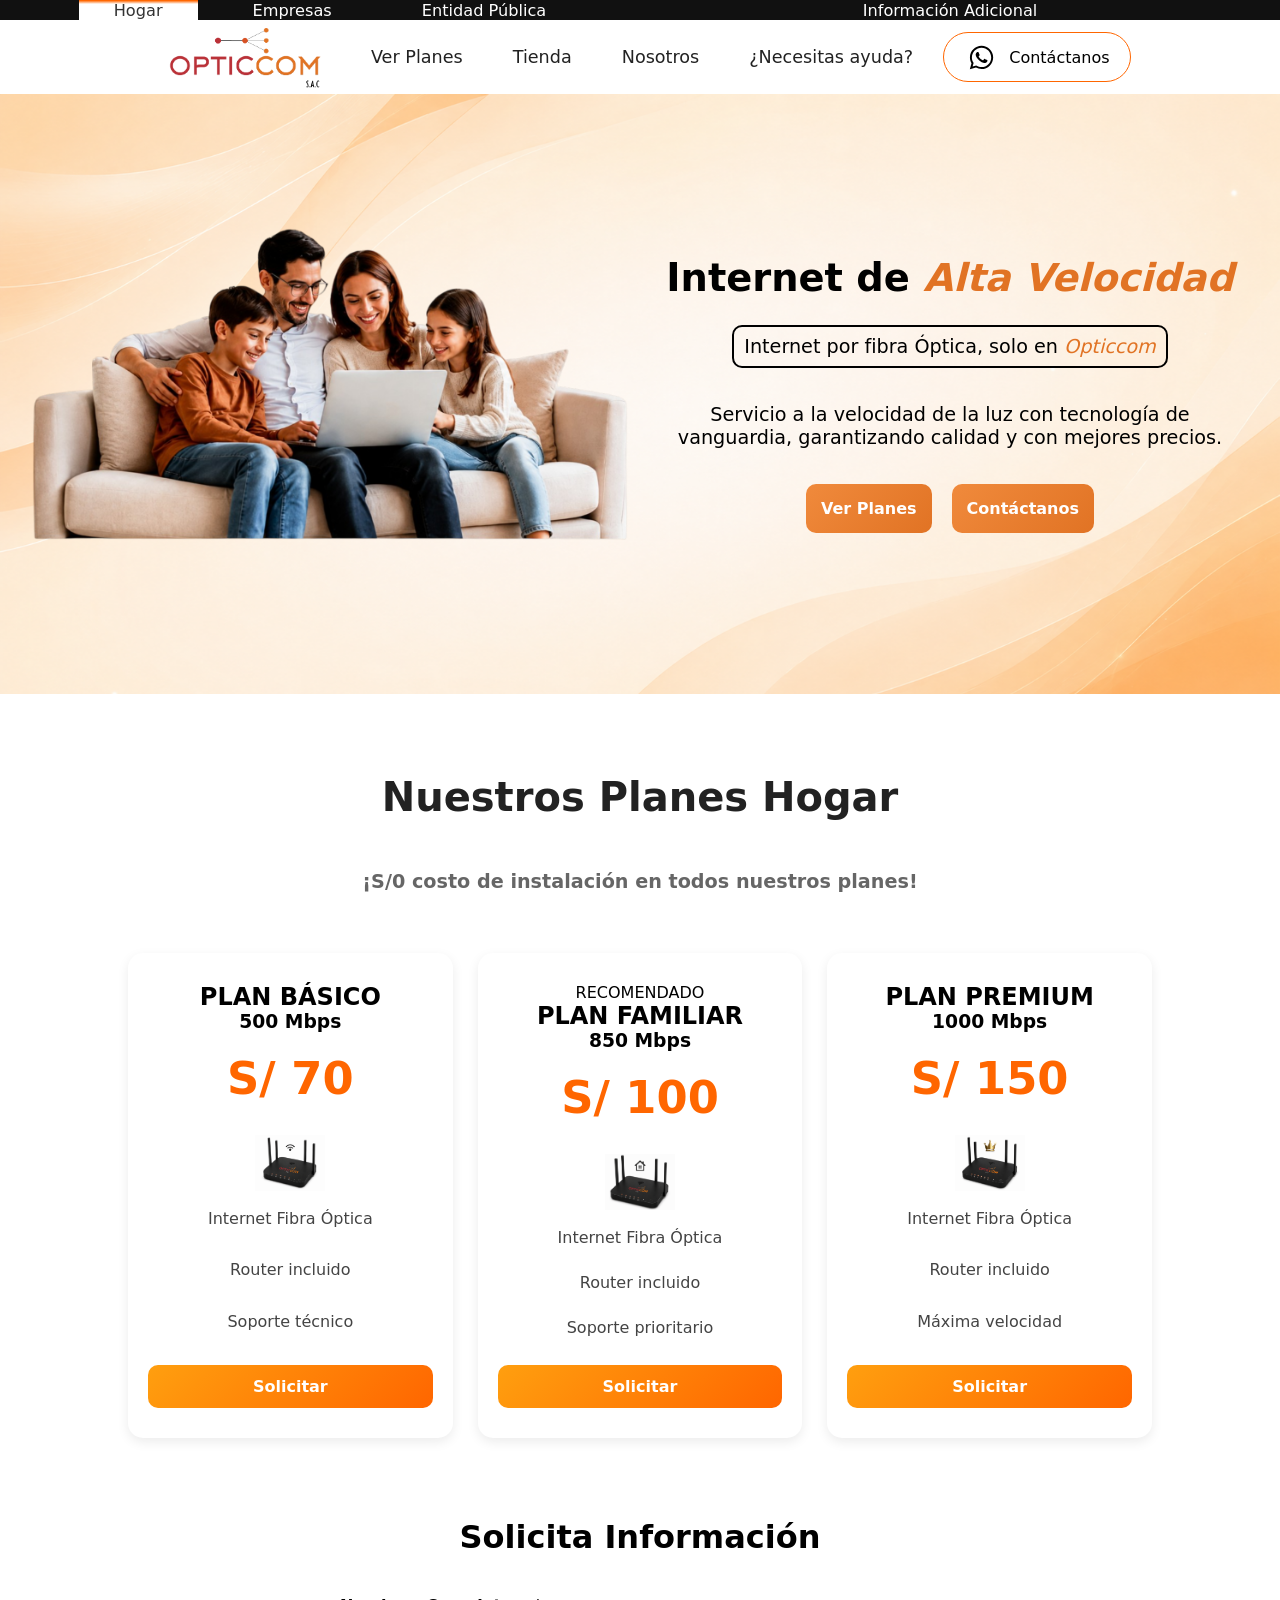
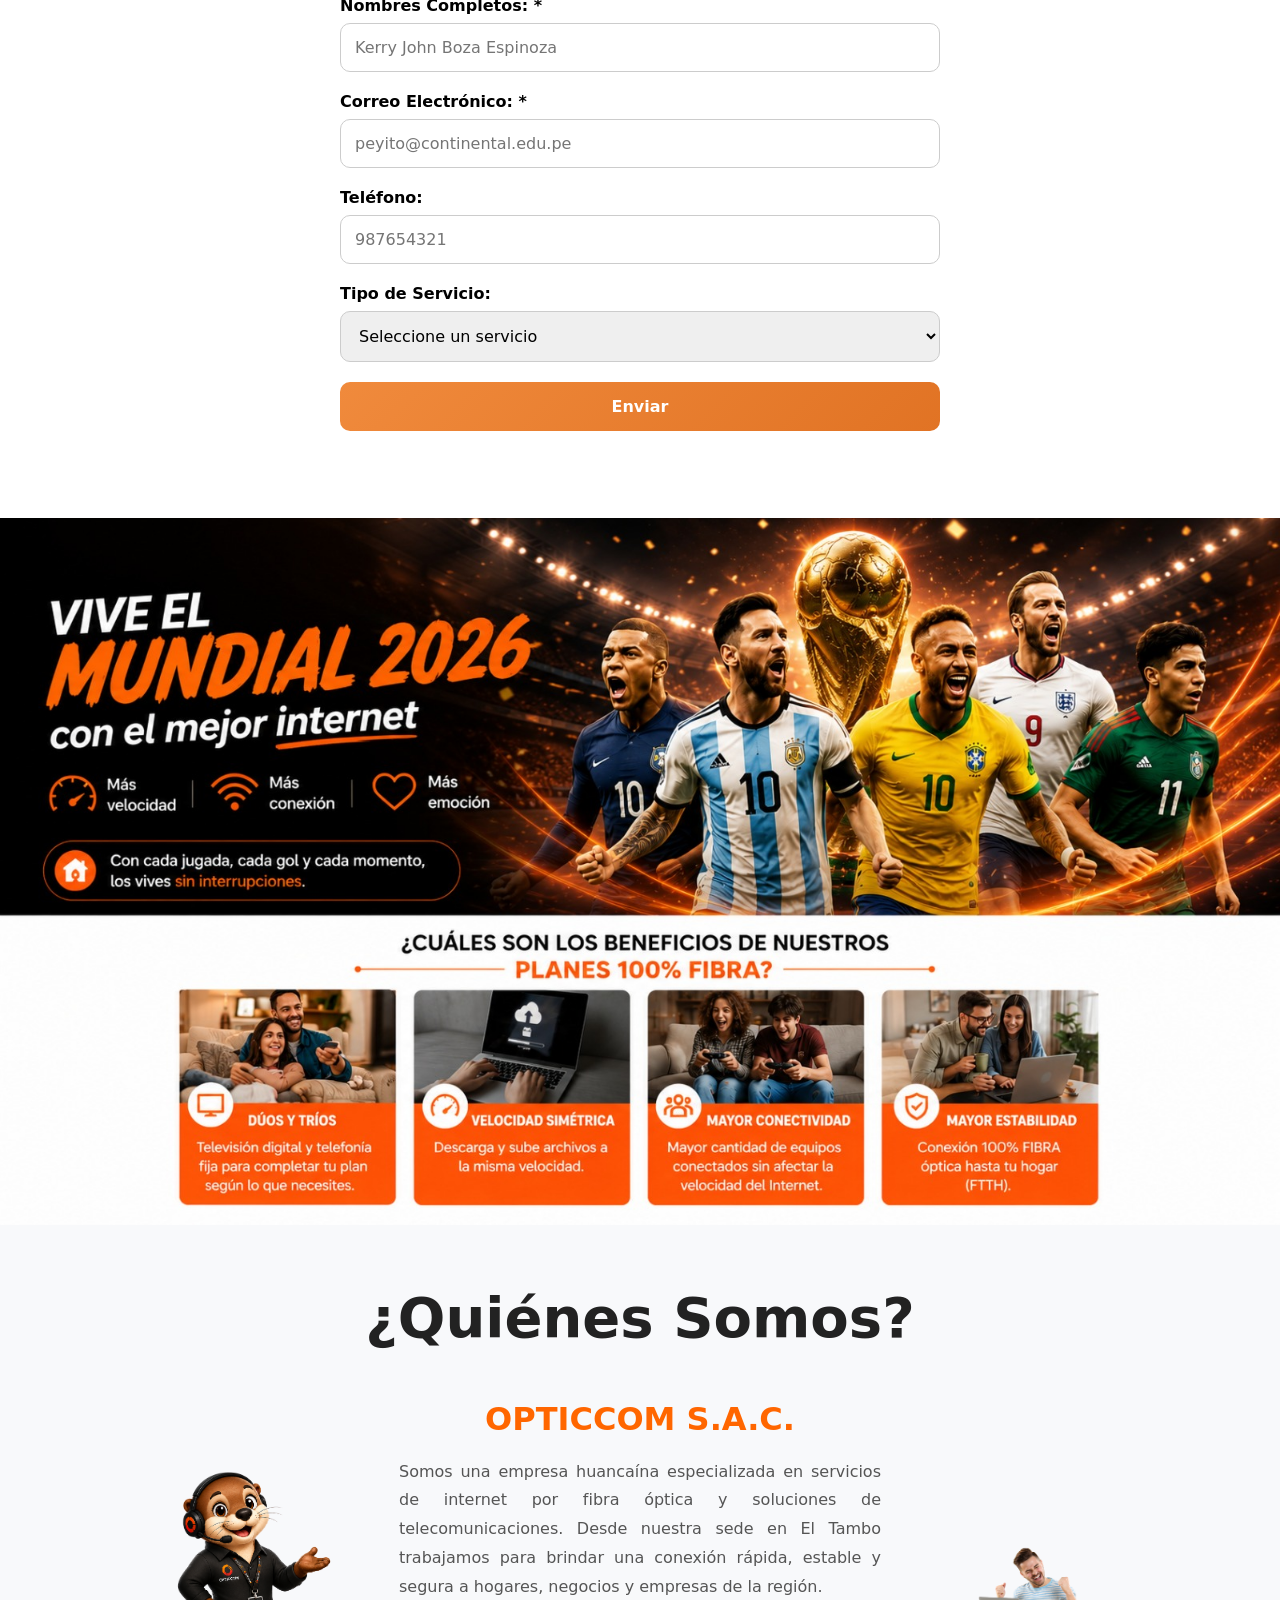
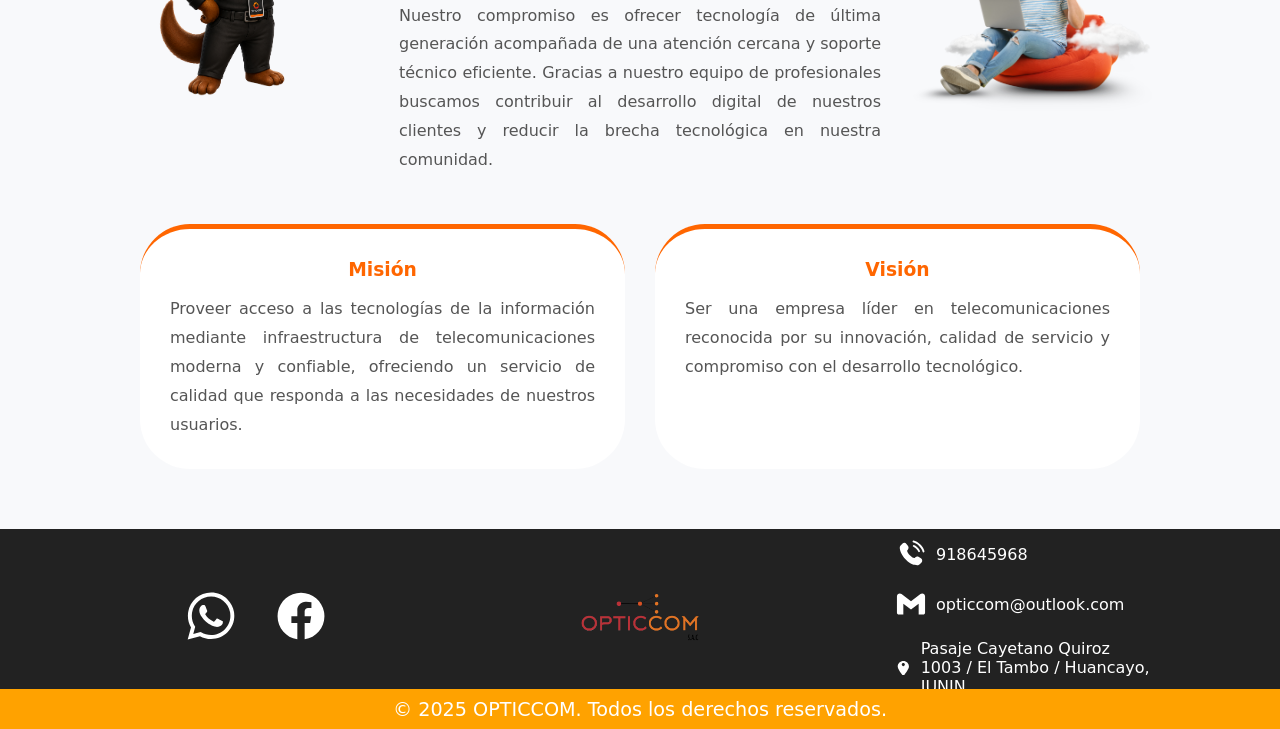
<file: index.html>
<!DOCTYPE html>
<html lang="es">
<head>
    <meta charset="UTF-8">
    <meta name="viewport" content="width=device-width, initial-scale=1.0">
    <title>OPTICCOM</title>
    <link rel="icon" type="image/png" href="img/icono-pestaña-opticcom.png">
    <link rel="stylesheet" href="style.css">   
    <link rel="preconnect" href="https://fonts.googleapis.com">
    <link rel="preconnect" href="https://fonts.gstatic.com" crossorigin>
    <link href="https://fonts.googleapis.com/css2?family=Roboto:ital,wght@0,100..900;1,100..900&display=swap" rel="stylesheet">
</head>

<body>
    <header>
        <div class="prim-nav-bg">
            <div class="prim-nav">
                <nav>
                    <ul>
                        <li><a class="prim-a-focus" href="index.html">Hogar</a></li>
                        <li><a class="prim-a" href="empresa.html">Empresas</a></li>
                        <li><a class="prim-a" href="entidad-publica.html">Entidad Pública</a></li>
                    </ul>
                </nav>
                <div class="centrar">
                    <a href="#">Información Adicional</a>
                </div>
            </div>
        </div>
        <div class="sec-nav">
            <div class="centrar">
                <a href="index.html">
                    <img class="logo" src="img/Logo.png" alt="logo de Opticcom">
                </a>
            </div>
            <nav>
                <ul>
                    <li><a class="sec-a" href="#planes">Ver Planes</a></li>
                    <li><a class="sec-a" href="tienda.html">Tienda</a></li>
                    <li><a class="sec-a" href="#nosotros">Nosotros</a></li>                    
                    <li><a class="sec-a" href="#contacto">¿Necesitas ayuda?</a></li>
                </ul>
            </nav>
            <div class="centrar">
                <a href="https://chat.whatsapp.com/BBpl7BKVlzkFASGPSKVDCg">
                    <button class="nav-login">
                        <div class="centrar">
                            <img class="img-user" src="img/whatsapp-svgrepo-com.svg" alt="Usuario">
                            <p>Contáctanos</p>
                        </div>
                    </button>
                </a>
            </div>
        </div> 
    </header>
    <main>
        <section class="hero">
            <div class="hero-banner">
                <img src="img/famBannerSinFondo.png" alt="Banner de familia">
            </div>
            <div class="hero-texto">
                <h1>Internet de <span class="hero-texto-color">Alta Velocidad</span></h1> 
                <p class="hero-texto-p">
                    Internet por fibra Óptica, solo en <span class="hero-texto-color">Opticcom</span>
                </p>
                <p class="hero-texto-p-pad">
                    Servicio a la velocidad de la luz con tecnología de vanguardia, garantizando calidad y con mejores precios.
                </p>
                <div>
                    <a href="#planes" class="btn-enviar">Ver Planes</a>
                    <a href="https://chat.whatsapp.com/BBpl7BKVlzkFASGPSKVDCg" 
                    class="btn-enviar" 
                    target="_blank">
                    Contáctanos
                    </a>
                </div>
            </div>    
        </section>
        <section id="planes" class="planes"> 
            <h2 class="planes-title">Nuestros Planes Hogar</h2> 
            <h4 class="planes-subtitle">¡S/0 costo de instalación en todos nuestros planes!</h4>
            <div class="planes-container">
                <div class="plan"> 
                    <h2>PLAN BÁSICO</h2>
                    <h3>500 Mbps</h3> 
                    <p class="precio">S/ 70</p> 
                    <img class="img-planUno" src="img/routers/routerBasico.png" alt="Router incluido">
                    <ul> 
                        <li>Internet Fibra Óptica</li>
                        <li>Router incluido</li>
                        <li>Soporte técnico</li>
                    </ul>
                    <a href="#contacto" class="btn-plan">Solicitar</a> 
                </div>
                <div class="plan destacado"> 
                    <span class="badge">RECOMENDADO</span> 
                    <h2>PLAN FAMILIAR</h2>
                    <h3>850 Mbps</h3>
                    <p class="precio">S/ 100</p>
                    <img class="img-planDos" src="img/routers/routerFamiliar.png" alt="Router incluido">
                    <ul>
                        <li>Internet Fibra Óptica</li>
                        <li>Router incluido</li>
                        <li>Soporte prioritario</li>
                    </ul>
                    <a href="#contacto" class="btn-plan">Solicitar</a>
                </div>
                <div class="plan"> 
                    <h2>PLAN PREMIUM</h2>
                    <h3>1000 Mbps</h3>
                    <p class="precio">S/ 150</p>
                    <img class="img-planTres" src="img/routers/routerPremium.png" alt="Router incluido">
                    <ul>
                        <li>Internet Fibra Óptica</li>
                        <li>Router incluido</li>
                        <li>Máxima velocidad</li>
                    </ul>
                    <a href="#contacto" class="btn-plan">Solicitar</a>
                </div>
            </div>
        </section>
        <section id="contacto" class="contacto">
            <h3>Solicita Información</h3>
            <form action="" id="formulario" class="formulario">
                <div class="campos-form">
                    <label for="name">Nombres Completos: *</label>
                    <input type="text" id="name" placeholder="Kerry John Boza Espinoza" required>
                </div>
                <div class="campos-form">
                    <label for="correo">Correo Electrónico: *</label>
                    <input type="email" id="correo" placeholder="peyito@continental.edu.pe" required>
                </div>
                <div class="campos-form">
                    <label for="phone">Teléfono:  </label>
                    <input type="tel" id="phone" placeholder="987654321">
                </div>               
                <div class="campos-form">
                    <label for="servicio">Tipo de Servicio: </label>
                    <select name="servicio" id="servicio">
                        <option value="" selected disabled>Seleccione un servicio</option>
                        <option value="hogar">PLAN BASICO</option>
                        <option value="empresa">PLAN FAMILIAR</option>
                        <option value="premium">PLAN PREMIUM</option>
                        <option value="soporte">SOPORTE TÉCNICO</option>
                    </select>
                </div>                
                <button class="btn-enviar" type="submit">Enviar</button>
            </form>
        </section>   
        <div class="contacto-imagen">
            <img class="img1" src="img/imgbannerMundial.jpeg" alt="Banner de Promociones">
            <img class="img2" src="img/imgResponsive.jpeg" alt="Banner de promociones responsive">
        </div>
        <section id="nosotros" class="conocenos">
            <h2>¿Quiénes Somos?</h2>
            <div class="contenedor-conocenos">
                <div>
                    <img class="img-izquierda" src="img/mascotaOpticcom.png" alt="Fibra óptica">
                </div>
                <div class="sobre-nosotros">
                    <h3>OPTICCOM S.A.C.</h3>
                    <p>Somos una empresa huancaína especializada en servicios de internet por fibra óptica y soluciones de telecomunicaciones. Desde nuestra sede en El Tambo trabajamos para brindar una conexión rápida, estable y segura a hogares, negocios y empresas de la región.</p>
                    <p>Nuestro compromiso es ofrecer tecnología de última generación acompañada de una atención cercana y soporte técnico eficiente. Gracias a nuestro equipo de profesionales buscamos contribuir al desarrollo digital de nuestros clientes y reducir la brecha tecnológica en nuestra comunidad.</p>
                </div>
                <div>
                    <img class="img-derecha" src="img/somos1.png" alt="Internet">
                </div>
            </div>
            <div class="mision-vision">
                <div class="card-info">
                    <h3>Misión</h3>
                    <p>Proveer acceso a las tecnologías de la información mediante infraestructura de telecomunicaciones moderna y confiable, ofreciendo un servicio de calidad que responda a las necesidades de nuestros usuarios.</p>
                </div>
                <div class="card-info">
                    <h3>Visión</h3>
                    <p>Ser una empresa líder en telecomunicaciones reconocida por su innovación, calidad de servicio y compromiso con el desarrollo tecnológico.</p>
                </div>
            </div>
        </section>
    </main>
    <footer>
        <div class="prim-foot">
            
            <div class="centrar">
                <a href="#">
                    <svg class="img-logos-footer" fill="currentColor" viewBox="0 0 32 32" version="1.1" xmlns="http://www.w3.org/2000/svg">
                        <title>WhatsApp</title>
                        <path d="M26.576 5.363c-2.69-2.69-6.406-4.354-10.511-4.354-8.209 0-14.865 6.655-14.865 14.865 0 2.732 0.737 5.291 2.022 7.491l-0.038-0.070-2.109 7.702 7.879-2.067c2.051 1.139 4.498 1.809 7.102 1.809h0.006c8.209-0.003 14.862-6.659 14.862-14.868 0-4.103-1.662-7.817-4.349-10.507l0 0zM16.062 28.228h-0.005c-0 0-0.001 0-0.001 0-2.319 0-4.489-0.64-6.342-1.753l0.056 0.031-0.451-0.267-4.675 1.227 1.247-4.559-0.294-0.467c-1.185-1.862-1.889-4.131-1.889-6.565 0-6.822 5.531-12.353 12.353-12.353s12.353 5.531 12.353 12.353c0 6.822-5.53 12.353-12.353 12.353h-0zM22.838 18.977c-0.371-0.186-2.197-1.083-2.537-1.208-0.341-0.124-0.589-0.185-0.837 0.187-0.246 0.371-0.958 1.207-1.175 1.455-0.216 0.249-0.434 0.279-0.805 0.094-1.15-0.466-2.138-1.087-2.997-1.852l0.010 0.009c-0.799-0.74-1.484-1.587-2.037-2.521l-0.028-0.052c-0.216-0.371-0.023-0.572 0.162-0.757 0.167-0.166 0.372-0.434 0.557-0.65 0.146-0.179 0.271-0.384 0.366-0.604l0.006-0.017c0.043-0.087 0.068-0.188 0.068-0.296 0-0.131-0.037-0.253-0.101-0.357l0.002 0.003c-0.094-0.186-0.836-2.014-1.145-2.758-0.302-0.724-0.609-0.625-0.836-0.637-0.216-0.010-0.464-0.012-0.712-0.012-0.395 0.010-0.746 0.188-0.988 0.463l-0.001 0.002c-0.802 0.761-1.3 1.834-1.3 3.023 0 0.026 0 0.053 0.001 0.079l-0-0.004c0.131 1.467 0.681 2.784 1.527 3.857l-0.012-0.015c1.604 2.379 3.742 4.282 6.251 5.564l0.094 0.043c0.548 0.248 1.25 0.513 1.968 0.74l0.149 0.041c0.442 0.14 0.951 0.221 1.479 0.221 0.303 0 0.601-0.027 0.889-0.078l-0.031 0.004c1.069-0.223 1.956-0.868 2.497-1.749l0.009-0.017c0.165-0.366 0.261-0.793 0.261-1.242 0-0.185-0.016-0.366-0.047-0.542l0.003 0.019c-0.092-0.155-0.34-0.247-0.712-0.434z"></path>
                    </svg>
                </a>
                <a href="#">
                    <svg class="img-logos-footer" viewBox="0 0 32 32" xmlns="http://www.w3.org/2000/svg">
                        <path fill="currentColor" d="M30.996 16.091c-0.001-8.281-6.714-14.994-14.996-14.994s-14.996 6.714-14.996 14.996c0 7.455 5.44 13.639 12.566 14.8l0.086 0.012v-10.478h-3.808v-4.336h3.808v-3.302c-0.019-0.167-0.029-0.361-0.029-0.557 0-2.923 2.37-5.293 5.293-5.293 0.141 0 0.281 0.006 0.42 0.016l-0.018-0.001c1.199 0.017 2.359 0.123 3.491 0.312l-0.134-0.019v3.69h-1.892c-0.086-0.012-0.185-0.019-0.285-0.019-1.197 0-2.168 0.97-2.168 2.168 0 0.068 0.003 0.135 0.009 0.202l-0.001-0.009v2.812h4.159l-0.665 4.336h-3.494v10.478c7.213-1.174 12.653-7.359 12.654-14.814v-0z"></path>
                    </svg>
                </a>
            </div>
            <div class="centrar">
                <a class="container-logo" href="#">
                    <img class="footer-logo" src="img/Logo.png" alt="logo de Opticcom">
                </a>
            </div>
            <div class="foot-enlaces">
                <a class="foot-centrar-enlaces" href="#">
                    <svg class="img-logos" viewBox="0 0 24 24" fill="currentColor" xmlns="http://www.w3.org/2000/svg">
                        <path d="M15.5562 14.5477L15.1007 15.0272C15.1007 15.0272 14.0181 16.167 11.0631 13.0559C8.10812 9.94484 9.1907 8.80507 9.1907 8.80507L9.47752 8.50311C10.1841 7.75924 10.2507 6.56497 9.63424 5.6931L8.37326 3.90961C7.61028 2.8305 6.13596 2.68795 5.26145 3.60864L3.69185 5.26114C3.25823 5.71766 2.96765 6.30945 3.00289 6.96594C3.09304 8.64546 3.81071 12.259 7.81536 16.4752C12.0621 20.9462 16.0468 21.1239 17.6763 20.9631C18.1917 20.9122 18.6399 20.6343 19.0011 20.254L20.4217 18.7584C21.3806 17.7489 21.1102 16.0182 19.8833 15.312L17.9728 14.2123C17.1672 13.7486 16.1858 13.8848 15.5562 14.5477Z" fill="currentColor"/>
                        <path d="M13.2595 1.87983C13.3257 1.47094 13.7122 1.19357 14.1211 1.25976C14.1464 1.26461 14.2279 1.27983 14.2705 1.28933C14.3559 1.30834 14.4749 1.33759 14.6233 1.38082C14.9201 1.46726 15.3347 1.60967 15.8323 1.8378C16.8286 2.29456 18.1544 3.09356 19.5302 4.46936C20.906 5.84516 21.705 7.17097 22.1617 8.16725C22.3899 8.66487 22.5323 9.07947 22.6187 9.37625C22.6619 9.52466 22.6912 9.64369 22.7102 9.72901C22.7197 9.77168 22.7267 9.80594 22.7315 9.83125L22.7373 9.86245C22.8034 10.2713 22.5286 10.6739 22.1197 10.7401C21.712 10.8061 21.3279 10.53 21.2601 10.1231C21.258 10.1121 21.2522 10.0828 21.2461 10.0551C21.2337 9.9997 21.2124 9.91188 21.1786 9.79572C21.1109 9.56339 20.9934 9.21806 20.7982 8.79238C20.4084 7.94207 19.7074 6.76789 18.4695 5.53002C17.2317 4.29216 16.0575 3.59117 15.2072 3.20134C14.7815 3.00618 14.4362 2.88865 14.2038 2.82097C14.0877 2.78714 13.9417 2.75363 13.8863 2.7413C13.4793 2.67347 13.1935 2.28755 13.2595 1.87983Z" fill="currentColor"/>
                        <path fill-rule="evenodd" clip-rule="evenodd" d="M13.4857 5.3293C13.5995 4.93102 14.0146 4.7004 14.4129 4.81419L14.2069 5.53534C14.4129 4.81419 14.4129 4.81419 14.4129 4.81419L14.4144 4.81461L14.4159 4.81505L14.4192 4.81602L14.427 4.81834L14.4468 4.8245C14.4618 4.82932 14.4807 4.8356 14.5031 4.84357C14.548 4.85951 14.6074 4.88217 14.6802 4.91337C14.8259 4.97581 15.0249 5.07223 15.2695 5.21694C15.7589 5.50662 16.4271 5.9878 17.2121 6.77277C17.9971 7.55775 18.4782 8.22593 18.7679 8.7154C18.9126 8.95991 19.009 9.15897 19.0715 9.30466C19.1027 9.37746 19.1254 9.43682 19.1413 9.48173C19.1493 9.50418 19.1555 9.52301 19.1604 9.53809L19.1665 9.55788L19.1688 9.56563L19.1698 9.56896L19.1702 9.5705C19.1702 9.5705 19.1707 9.57194 18.4495 9.77798L19.1707 9.57194C19.2845 9.97021 19.0538 10.3853 18.6556 10.4991C18.2607 10.6119 17.8492 10.3862 17.7313 9.99413L17.7276 9.98335C17.7223 9.96832 17.7113 9.93874 17.6928 9.89554C17.6558 9.8092 17.5887 9.66797 17.4771 9.47938C17.2541 9.10264 16.8514 8.53339 16.1514 7.83343C15.4515 7.13348 14.8822 6.73078 14.5055 6.50781C14.3169 6.39619 14.1757 6.32909 14.0893 6.29209C14.0461 6.27358 14.0165 6.26254 14.0015 6.25721L13.9907 6.25352C13.5987 6.13564 13.3729 5.72419 13.4857 5.3293Z" fill="currentColor"/>
                    </svg>
                    918645968
                </a>
                <a class="foot-centrar-enlaces" href="#">
                    <svg class="img-logos" fill="currentColor" viewBox="0 0 32 32" version="1.1" xmlns="http://www.w3.org/2000/svg">
                        <title>gmail</title>
                        <path d="M30.996 7.824v17.381c0 0 0 0 0 0.001 0 1.129-0.915 2.044-2.044 2.044-0 0-0 0-0.001 0h-4.772v-11.587l-8.179 6.136-8.179-6.136v11.588h-4.772c0 0 0 0-0 0-1.129 0-2.044-0.915-2.044-2.044 0-0 0-0.001 0-0.001v0-17.381c0-0 0-0.001 0-0.001 0-1.694 1.373-3.067 3.067-3.067 0.694 0 1.334 0.231 1.848 0.619l-0.008-0.006 10.088 7.567 10.088-7.567c0.506-0.383 1.146-0.613 1.84-0.613 1.694 0 3.067 1.373 3.067 3.067v0z"></path>
                    </svg>
                    opticcom@outlook.com
                </a>
                <a class="foot-centrar-enlaces" href="#">
                    <svg class="img-logos" fill="currentColor" version="1.1" id="Capa_1" xmlns="http://www.w3.org/2000/svg" xmlns:xlink="http://www.w3.org/1999/xlink" viewBox="0 0 274.102 274.102" xml:space="preserve">
                        <g>
                            <path d="M121.072,265.448C91.706,226.423,31.949,142.14,31.949,102.52C31.949,45.895,81.539,0,138.152,0 c56.635,0,104,45.895,104,102.52c0,40.899-59.699,124.365-89.147,163.037C144.299,276.995,129.716,276.941,121.072,265.448z M136.925,37.668c-16.363,0-29.622,13.202-29.622,29.571c0,16.324,13.265,29.583,29.622,29.583 c16.32,0,29.592-13.265,29.592-29.583C166.517,50.87,153.245,37.668,136.925,37.668z"/>
                        </g>
                    </svg>
                    Pasaje Cayetano Quiroz 1003 / El Tambo / Huancayo, JUNIN
                </a>
            </div>
        </div>
        <div class="footer-derechos">
            <p class="footer-derechos-parrafo">© 2025 OPTICCOM. Todos los derechos reservados.</p>
        </div>
    </footer>
    <script src="script.js"></script>
</body>
</html>
</file>
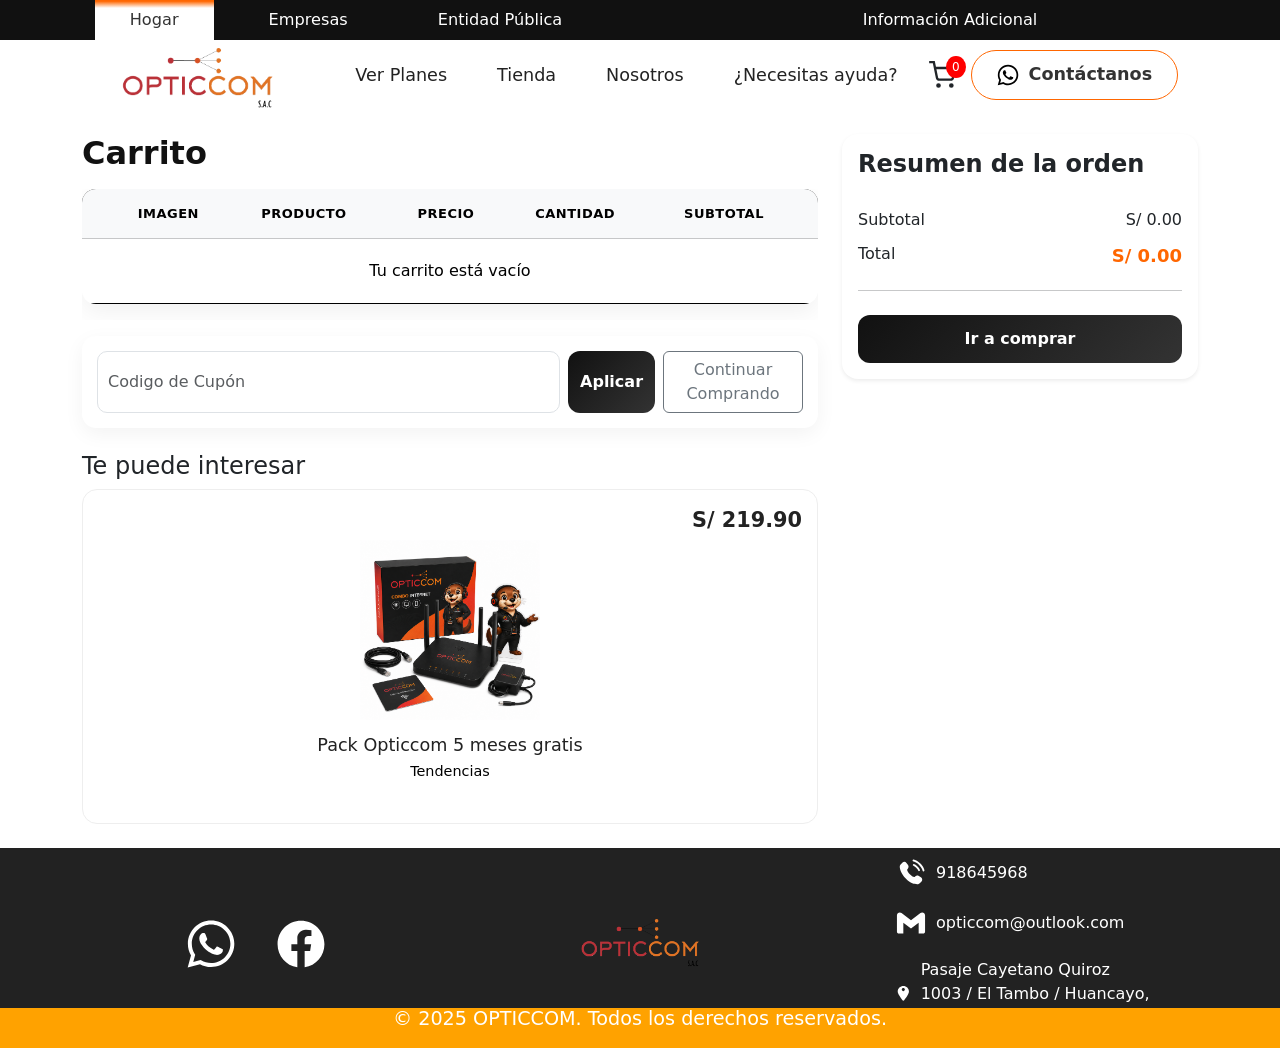
<file: carro.html>
<!DOCTYPE html>
<html lang="es">
<head>
    <meta charset="UTF-8">
    <meta name="viewport" content="width=device-width, initial-scale=1.0">
    <title>Tienda - OPTICCOM</title>
    <link rel="icon" type="image/png" href="img/icono-pestaña-opticcom.png">
    <link href="https://cdn.jsdelivr.net/npm/bootstrap@5.3.8/dist/css/bootstrap.min.css" rel="stylesheet" integrity="sha384-sRIl4kxILFvY47J16cr9ZwB07vP4J8+LH7qKQnuqkuIAvNWLzeN8tE5YBujZqJLB" crossorigin="anonymous">
    <link rel="stylesheet" href="style.css">   
    <link rel="stylesheet" href="tienda.css"> 
    <link rel="stylesheet" href="carro.css"> 
    <link rel="preconnect" href="https://fonts.googleapis.com">
    <link rel="preconnect" href="https://fonts.gstatic.com" crossorigin>
    <link href="https://fonts.googleapis.com/css2?family=Roboto:ital,wght@0,100..900;1,100..900&display=swap" rel="stylesheet">
</head>

<body>
<header>
        <div class="prim-nav-bg">
            <div class="prim-nav">
                <nav>
                    <ul>
                        <li><a class="prim-a-focus" href="index.html">Hogar</a></li>
                        <li><a class="prim-a" href="empresa.html">Empresas</a></li>
                        <li><a class="prim-a" href="entidad-publica.html">Entidad Pública</a></li>
                    </ul>
                </nav>
                <div class="centrar">
                    <a href="#">Información Adicional</a>
                </div>
            </div>
        </div>
        <div class="sec-nav">
            <div class="centrar">
                <a href="index.html">
                    <img class="logo" src="img/Logo.png" alt="logo de Opticcom">
                </a>
            </div>
            <nav>
                <ul>
                    <li><a class="sec-a" href="index.html#planes">Ver Planes</a></li>
                    <li><a class="sec-a" href="tienda.html">Tienda</a></li>
                    <li><a class="sec-a" href="index.html#nosotros">Nosotros</a></li>                    
                    <li><a class="sec-a" href="index.html#contacto">¿Necesitas ayuda?</a></li>
                </ul>
            </nav>
            <a href="carro.html" class="btn-carrito-icono" style="text-decoration: none; color: inherit; position: relative;">
                <svg viewBox="0 0 24 24" width="28" height="28" fill="none" stroke="currentColor" stroke-width="2">
                    <circle cx="9" cy="21" r="1"></circle>
                    <circle cx="20" cy="21" r="1"></circle>
                    <path d="M1 1h4l2.68 13.39a2 2 0 0 0 2 1.61h9.72a2 2 0 0 0 2-1.61L23 6H6"></path>
                </svg>
                <span id="carrito-contador" style="background: red; color: white; border-radius: 50%; padding: 2px 6px; font-size: 12px; position: absolute; top: -5px; right: -10px;">0</span>
            </a>
                <div class="centrar">
                    <a href="https://chat.whatsapp.com/BBpl7BKVlzkFASGPSKVDCg" class="btn-contacto-opticcom">
                        <img class="icono-wsp" src="img/whatsapp-svgrepo-com.svg" alt="WhatsApp">
                        <span>Contáctanos</span>
                    </a>
                </div>
            </div>
    </header>
    <main class="carro-container container py-4">
        <div class="row g-4">
            <div class="col-lg-8">
                <h2 class="mb-3">Carrito</h2>
                <div class="table-responsive">
                    <table class="shop_table table align-middle">
                        <thead class="table-light">
                            <tr>
                                <th></th>
                                <th>Imagen</th>
                                <th>Producto</th>
                                <th>Precio</th>
                                <th>Cantidad</th>
                                <th>Subtotal</th>
                            </tr>
                        </thead>
                        <tbody id="tabla-body"></tbody>
                    </table>
                </div>
                <div class="cart-coupon-area d-flex gap-2 mt-3">
                    <input type="text" class="form-control" placeholder="Codigo de Cupón">
                    <button class="btn btn-dark btn-apply">Aplicar</button>
                    <a href="tienda.html" class="btn btn-outline-secondary">Continuar Comprando</a>
                </div>
                <div class="you-may-like mt-4">
                    <h4>Te puede interesar</h4>
                    <article class="producto-card">
                            <span class="producto-precio">S/ 219.90</span>
                            <img src="img/Productos/Combo-de-Router.png" alt="Pack" class="producto-img">
                        <div class="producto-info">
                            <h3>Pack Opticcom 5 meses gratis</h3>
                            <p>Tendencias</p>
                        </div>
                    </article>                  
                </div>
            </div>
            <div class="col-lg-4">
                <div class="card shadow-sm p-3 position-sticky" style="top: 20px;">
                    <h4>Resumen de la orden</h4>
                    <div class="d-flex justify-content-between mt-3">
                        <span>Subtotal</span>
                        <span>S/ <span id="cart-total-display">0.00</span></span>
                    </div>
                    <div class="d-flex justify-content-between">
                        <span>Total</span>
                        <strong>S/ <span id="cart-total-display-final">0.00</span></strong>
                    </div>
                    <hr>
                    <a href="compra.html" class="btn btn-dark w-100 mt-2">
                        Ir a comprar
                    </a>
                </div>
            </div>
        </div>
    </main>
    <footer>
        <div class="prim-foot">
            
            <div class="centrar">
                <a href="#">
                    <svg class="img-logos-footer" fill="currentColor" viewBox="0 0 32 32" version="1.1" xmlns="http://www.w3.org/2000/svg">
                        <title>WhatsApp</title>
                        <path d="M26.576 5.363c-2.69-2.69-6.406-4.354-10.511-4.354-8.209 0-14.865 6.655-14.865 14.865 0 2.732 0.737 5.291 2.022 7.491l-0.038-0.070-2.109 7.702 7.879-2.067c2.051 1.139 4.498 1.809 7.102 1.809h0.006c8.209-0.003 14.862-6.659 14.862-14.868 0-4.103-1.662-7.817-4.349-10.507l0 0zM16.062 28.228h-0.005c-0 0-0.001 0-0.001 0-2.319 0-4.489-0.64-6.342-1.753l0.056 0.031-0.451-0.267-4.675 1.227 1.247-4.559-0.294-0.467c-1.185-1.862-1.889-4.131-1.889-6.565 0-6.822 5.531-12.353 12.353-12.353s12.353 5.531 12.353 12.353c0 6.822-5.53 12.353-12.353 12.353h-0zM22.838 18.977c-0.371-0.186-2.197-1.083-2.537-1.208-0.341-0.124-0.589-0.185-0.837 0.187-0.246 0.371-0.958 1.207-1.175 1.455-0.216 0.249-0.434 0.279-0.805 0.094-1.15-0.466-2.138-1.087-2.997-1.852l0.010 0.009c-0.799-0.74-1.484-1.587-2.037-2.521l-0.028-0.052c-0.216-0.371-0.023-0.572 0.162-0.757 0.167-0.166 0.372-0.434 0.557-0.65 0.146-0.179 0.271-0.384 0.366-0.604l0.006-0.017c0.043-0.087 0.068-0.188 0.068-0.296 0-0.131-0.037-0.253-0.101-0.357l0.002 0.003c-0.094-0.186-0.836-2.014-1.145-2.758-0.302-0.724-0.609-0.625-0.836-0.637-0.216-0.010-0.464-0.012-0.712-0.012-0.395 0.010-0.746 0.188-0.988 0.463l-0.001 0.002c-0.802 0.761-1.3 1.834-1.3 3.023 0 0.026 0 0.053 0.001 0.079l-0-0.004c0.131 1.467 0.681 2.784 1.527 3.857l-0.012-0.015c1.604 2.379 3.742 4.282 6.251 5.564l0.094 0.043c0.548 0.248 1.25 0.513 1.968 0.74l0.149 0.041c0.442 0.14 0.951 0.221 1.479 0.221 0.303 0 0.601-0.027 0.889-0.078l-0.031 0.004c1.069-0.223 1.956-0.868 2.497-1.749l0.009-0.017c0.165-0.366 0.261-0.793 0.261-1.242 0-0.185-0.016-0.366-0.047-0.542l0.003 0.019c-0.092-0.155-0.34-0.247-0.712-0.434z"></path>
                    </svg>
                </a>
                <a href="#">
                    <svg class="img-logos-footer" viewBox="0 0 32 32" xmlns="http://www.w3.org/2000/svg">
                        <path fill="currentColor" d="M30.996 16.091c-0.001-8.281-6.714-14.994-14.996-14.994s-14.996 6.714-14.996 14.996c0 7.455 5.44 13.639 12.566 14.8l0.086 0.012v-10.478h-3.808v-4.336h3.808v-3.302c-0.019-0.167-0.029-0.361-0.029-0.557 0-2.923 2.37-5.293 5.293-5.293 0.141 0 0.281 0.006 0.42 0.016l-0.018-0.001c1.199 0.017 2.359 0.123 3.491 0.312l-0.134-0.019v3.69h-1.892c-0.086-0.012-0.185-0.019-0.285-0.019-1.197 0-2.168 0.97-2.168 2.168 0 0.068 0.003 0.135 0.009 0.202l-0.001-0.009v2.812h4.159l-0.665 4.336h-3.494v10.478c7.213-1.174 12.653-7.359 12.654-14.814v-0z"></path>
                    </svg>
                </a>
            </div>
            <div class="centrar">
                <a class="container-logo" href="#">
                    <img class="footer-logo" src="img/Logo.png" alt="logo de Opticcom">
                </a>
            </div>
            <div class="foot-enlaces">
                <a class="foot-centrar-enlaces" href="#">
                    <svg class="img-logos" viewBox="0 0 24 24" fill="currentColor" xmlns="http://www.w3.org/2000/svg">
                        <path d="M15.5562 14.5477L15.1007 15.0272C15.1007 15.0272 14.0181 16.167 11.0631 13.0559C8.10812 9.94484 9.1907 8.80507 9.1907 8.80507L9.47752 8.50311C10.1841 7.75924 10.2507 6.56497 9.63424 5.6931L8.37326 3.90961C7.61028 2.8305 6.13596 2.68795 5.26145 3.60864L3.69185 5.26114C3.25823 5.71766 2.96765 6.30945 3.00289 6.96594C3.09304 8.64546 3.81071 12.259 7.81536 16.4752C12.0621 20.9462 16.0468 21.1239 17.6763 20.9631C18.1917 20.9122 18.6399 20.6343 19.0011 20.254L20.4217 18.7584C21.3806 17.7489 21.1102 16.0182 19.8833 15.312L17.9728 14.2123C17.1672 13.7486 16.1858 13.8848 15.5562 14.5477Z" fill="currentColor"/>
                        <path d="M13.2595 1.87983C13.3257 1.47094 13.7122 1.19357 14.1211 1.25976C14.1464 1.26461 14.2279 1.27983 14.2705 1.28933C14.3559 1.30834 14.4749 1.33759 14.6233 1.38082C14.9201 1.46726 15.3347 1.60967 15.8323 1.8378C16.8286 2.29456 18.1544 3.09356 19.5302 4.46936C20.906 5.84516 21.705 7.17097 22.1617 8.16725C22.3899 8.66487 22.5323 9.07947 22.6187 9.37625C22.6619 9.52466 22.6912 9.64369 22.7102 9.72901C22.7197 9.77168 22.7267 9.80594 22.7315 9.83125L22.7373 9.86245C22.8034 10.2713 22.5286 10.6739 22.1197 10.7401C21.712 10.8061 21.3279 10.53 21.2601 10.1231C21.258 10.1121 21.2522 10.0828 21.2461 10.0551C21.2337 9.9997 21.2124 9.91188 21.1786 9.79572C21.1109 9.56339 20.9934 9.21806 20.7982 8.79238C20.4084 7.94207 19.7074 6.76789 18.4695 5.53002C17.2317 4.29216 16.0575 3.59117 15.2072 3.20134C14.7815 3.00618 14.4362 2.88865 14.2038 2.82097C14.0877 2.78714 13.9417 2.75363 13.8863 2.7413C13.4793 2.67347 13.1935 2.28755 13.2595 1.87983Z" fill="currentColor"/>
                        <path fill-rule="evenodd" clip-rule="evenodd" d="M13.4857 5.3293C13.5995 4.93102 14.0146 4.7004 14.4129 4.81419L14.2069 5.53534C14.4129 4.81419 14.4129 4.81419 14.4129 4.81419L14.4144 4.81461L14.4159 4.81505L14.4192 4.81602L14.427 4.81834L14.4468 4.8245C14.4618 4.82932 14.4807 4.8356 14.5031 4.84357C14.548 4.85951 14.6074 4.88217 14.6802 4.91337C14.8259 4.97581 15.0249 5.07223 15.2695 5.21694C15.7589 5.50662 16.4271 5.9878 17.2121 6.77277C17.9971 7.55775 18.4782 8.22593 18.7679 8.7154C18.9126 8.95991 19.009 9.15897 19.0715 9.30466C19.1027 9.37746 19.1254 9.43682 19.1413 9.48173C19.1493 9.50418 19.1555 9.52301 19.1604 9.53809L19.1665 9.55788L19.1688 9.56563L19.1698 9.56896L19.1702 9.5705C19.1702 9.5705 19.1707 9.57194 18.4495 9.77798L19.1707 9.57194C19.2845 9.97021 19.0538 10.3853 18.6556 10.4991C18.2607 10.6119 17.8492 10.3862 17.7313 9.99413L17.7276 9.98335C17.7223 9.96832 17.7113 9.93874 17.6928 9.89554C17.6558 9.8092 17.5887 9.66797 17.4771 9.47938C17.2541 9.10264 16.8514 8.53339 16.1514 7.83343C15.4515 7.13348 14.8822 6.73078 14.5055 6.50781C14.3169 6.39619 14.1757 6.32909 14.0893 6.29209C14.0461 6.27358 14.0165 6.26254 14.0015 6.25721L13.9907 6.25352C13.5987 6.13564 13.3729 5.72419 13.4857 5.3293Z" fill="currentColor"/>
                    </svg>
                    918645968
                </a>
                <a class="foot-centrar-enlaces" href="#">
                    <svg class="img-logos" fill="currentColor" viewBox="0 0 32 32" version="1.1" xmlns="http://www.w3.org/2000/svg">
                        <title>gmail</title>
                        <path d="M30.996 7.824v17.381c0 0 0 0 0 0.001 0 1.129-0.915 2.044-2.044 2.044-0 0-0 0-0.001 0h-4.772v-11.587l-8.179 6.136-8.179-6.136v11.588h-4.772c0 0 0 0-0 0-1.129 0-2.044-0.915-2.044-2.044 0-0 0-0.001 0-0.001v0-17.381c0-0 0-0.001 0-0.001 0-1.694 1.373-3.067 3.067-3.067 0.694 0 1.334 0.231 1.848 0.619l-0.008-0.006 10.088 7.567 10.088-7.567c0.506-0.383 1.146-0.613 1.84-0.613 1.694 0 3.067 1.373 3.067 3.067v0z"></path>
                    </svg>
                    opticcom@outlook.com
                </a>
                <a class="foot-centrar-enlaces" href="#">
                    <svg class="img-logos" fill="currentColor" version="1.1" id="Capa_1" xmlns="http://www.w3.org/2000/svg" xmlns:xlink="http://www.w3.org/1999/xlink" viewBox="0 0 274.102 274.102" xml:space="preserve">
                        <g>
                            <path d="M121.072,265.448C91.706,226.423,31.949,142.14,31.949,102.52C31.949,45.895,81.539,0,138.152,0 c56.635,0,104,45.895,104,102.52c0,40.899-59.699,124.365-89.147,163.037C144.299,276.995,129.716,276.941,121.072,265.448z M136.925,37.668c-16.363,0-29.622,13.202-29.622,29.571c0,16.324,13.265,29.583,29.622,29.583 c16.32,0,29.592-13.265,29.592-29.583C166.517,50.87,153.245,37.668,136.925,37.668z"/>
                        </g>
                    </svg>
                    Pasaje Cayetano Quiroz 1003 / El Tambo / Huancayo, JUNIN
                </a>
            </div>
        </div>
        <div class="footer-derechos">
            <p class="footer-derechos-parrafo">© 2025 OPTICCOM. Todos los derechos reservados.</p>
        </div>
    </footer>
<script src="carro.js"></script>
<script src="https://cdn.jsdelivr.net/npm/bootstrap@5.3.8/dist/js/bootstrap.bundle.min.js" integrity="sha384-FKyoEForCGlyvwx9Hj09JcYn3nv7wiPVlz7YYwJrWVcXK/BmnVDxM+D2scQbITxI" crossorigin="anonymous"></script></body>
</html>
</file>
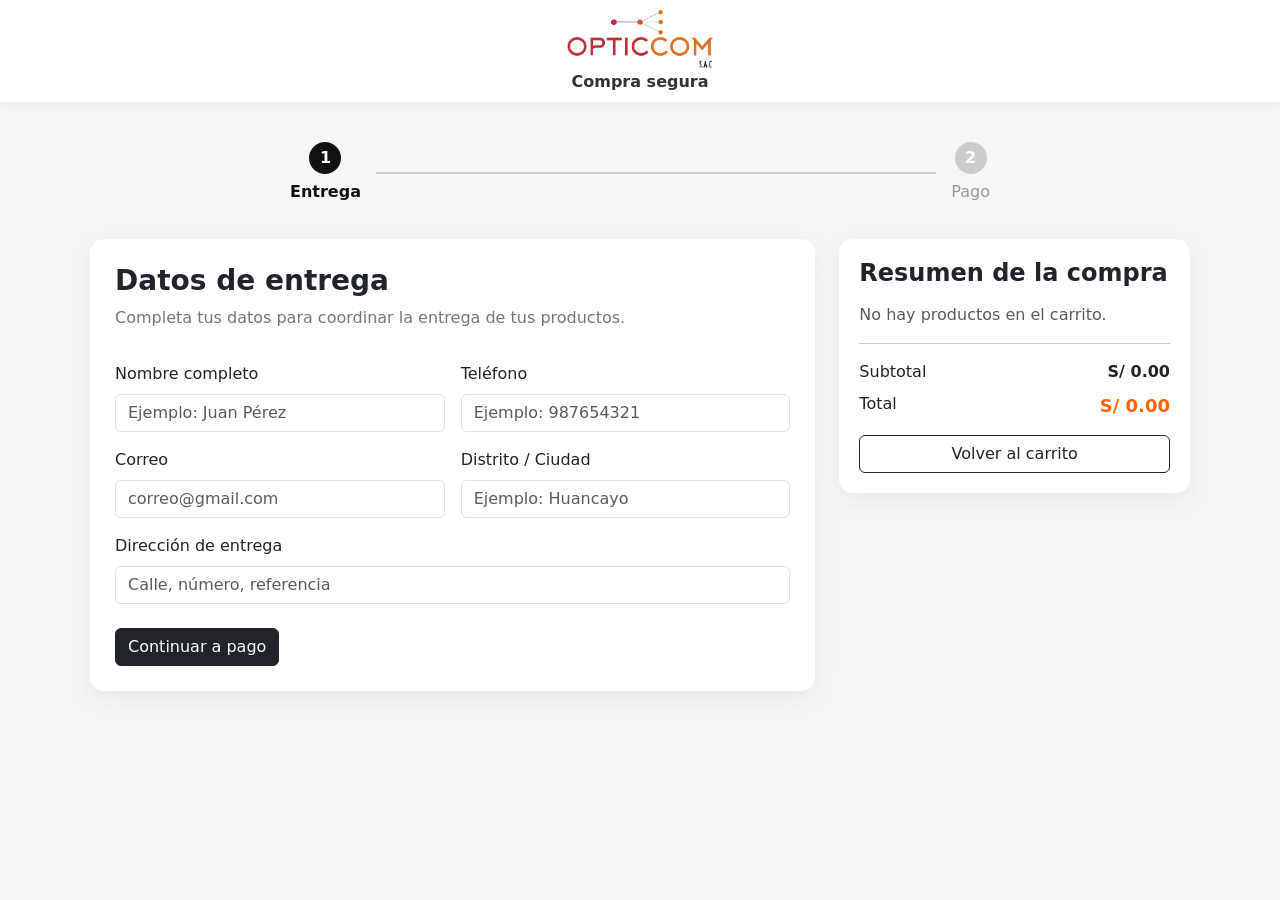
<file: compra.html>
<!DOCTYPE html>
<html lang="es">
<head>
    <meta charset="UTF-8">
    <meta name="viewport" content="width=device-width, initial-scale=1.0">
    <title>Proceso de compra - OPTICCOM</title>
    <link rel="icon" type="image/png" href="img/icono-pestaña-opticcom.png">
    <link href="https://cdn.jsdelivr.net/npm/bootstrap@5.3.8/dist/css/bootstrap.min.css" rel="stylesheet">
    <link rel="stylesheet" href="style.css">
    <link rel="stylesheet" href="comprar.css">
</head>

<body>
    <header class="checkout-header">
        <a href="tienda.html">
            <img src="img/Logo.png" alt="OPTICCOM" class="checkout-logo">
        </a>
        <div class="checkout-seguro">
            Compra segura
        </div>
    </header>
    <main class="checkout-main container">
        <div id="alertaCompraExitosa" class="alert alert-success alert-dismissible fade show d-none mt-4" role="alert">
            <h4 class="alert-heading">¡Compra registrada correctamente!</h4>
            <p>
                Tu pedido fue registrado con éxito. Nos comunicaremos contigo para coordinar la entrega.
            </p>
            <hr>
            <p class="mb-0">
                Gracias por comprar en OPTICCOM.
            </p>
            <button type="button" class="btn-close" data-bs-dismiss="alert" aria-label="Cerrar"></button>
        </div>
        <div class="checkout-pasos">
            <div class="paso activo" id="paso-entrega">
                <span>1</span>
                <p>Entrega</p>
            </div>
            <div class="linea" id="linea-pasos"></div>
            <div class="paso" id="paso-pago">
                <span>2</span>
                <p>Pago</p>
            </div>
        </div>
        <div class="row g-4">
            <div class="col-lg-8">
                <form class="checkout-card needs-validation" id="seccion-entrega" novalidate>
                    <h3>Datos de entrega</h3>
                    <p class="texto-suave">Completa tus datos para coordinar la entrega de tus productos.</p>
                    <div class="row g-3 mt-2">
                        <div class="col-md-6">
                            <label class="form-label">Nombre completo</label>
                            <input type="text" class="form-control" id="nombreCliente" placeholder="Ejemplo: Juan Pérez" required>
                            <div class="invalid-feedback">
                                Ingresa tu nombre completo.
                            </div>
                        </div>
                        <div class="col-md-6">
                            <label class="form-label">Teléfono</label>
                            <input type="text" class="form-control" id="telefonoCliente" placeholder="Ejemplo: 987654321" required>
                            <div class="invalid-feedback">
                                Ingresa tu número de teléfono.
                            </div>
                        </div>

                        <div class="col-md-6">
                            <label class="form-label">Correo</label>
                            <input type="email" class="form-control" id="correoCliente" placeholder="correo@gmail.com" required>
                            <div class="invalid-feedback">
                                Ingresa un correo válido.
                            </div>
                        </div>

                        <div class="col-md-6">
                            <label class="form-label">Distrito / Ciudad</label>
                            <input type="text" class="form-control" id="ciudadCliente" placeholder="Ejemplo: Huancayo" required>
                            <div class="invalid-feedback">
                                Ingresa tu distrito o ciudad.
                            </div>
                        </div>

                        <div class="col-12">
                            <label class="form-label">Dirección de entrega</label>
                            <input type="text" class="form-control" id="direccionCliente" placeholder="Calle, número, referencia" required>
                            <div class="invalid-feedback">
                                Ingresa tu dirección de entrega.
                            </div>
                        </div>
                    </div>

                    <button type="submit" class="btn btn-dark mt-4" id="btnContinuarPago">
                        Continuar a pago
                    </button>
                </form>

                <section class="checkout-card d-none" id="seccion-pago">
                    <h3>Método de pago</h3>
                    <p class="texto-suave">Selecciona cómo deseas pagar tu pedido.</p>

                    <div class="metodos-pago mt-3">

                        <label class="metodo-pago">
                            <input type="radio" name="metodoPago" value="Yape" checked>
                            <div>
                                <strong>Yape / Plin</strong>
                                <p>Pago rápido mediante aplicativo móvil.</p>
                            </div>
                        </label>

                        <label class="metodo-pago">
                            <input type="radio" name="metodoPago" value="Tarjeta">
                            <div>
                                <strong>Tarjeta de crédito o débito</strong>
                                <p>Pago con tarjeta Visa, Mastercard u otra.</p>
                            </div>
                        </label>

                        <label class="metodo-pago">
                            <input type="radio" name="metodoPago" value="Efectivo">
                            <div>
                                <strong>Pago contra entrega</strong>
                                <p>Paga cuando recibas tu producto.</p>
                            </div>
                        </label>

                    </div>

                    <div class="d-flex gap-2 mt-4">
                        <button type="button" class="btn btn-outline-secondary" id="btnVolverEntrega">
                            Volver
                        </button>

                        <button type="button" class="btn btn-warning flex-fill" id="btnFinalizarCompra">
                            Finalizar compra
                        </button>
                    </div>
                </section>

            </div>

            <div class="col-lg-4">
                <aside class="checkout-resumen">
                    <h4>Resumen de la compra</h4>
                    <div id="resumen-productos" class="resumen-productos">
                    </div>

                    <hr>

                    <div class="d-flex justify-content-between">
                        <span>Subtotal</span>
                        <strong>S/ <span id="resumen-subtotal">0.00</span></strong>
                    </div>

                    <div class="d-flex justify-content-between mt-2">
                        <span>Total</span>
                        <strong class="total-final">S/ <span id="resumen-total">0.00</span></strong>
                    </div>

                    <a href="carro.html" class="btn btn-outline-dark w-100 mt-3">
                        Volver al carrito
                    </a>
                </aside>
            </div>
        </div>
    </main>
    <script src="https://cdn.jsdelivr.net/npm/bootstrap@5.3.8/dist/js/bootstrap.bundle.min.js"></script>
    <script src="compra.js"></script>
</body>
</html>
</file>
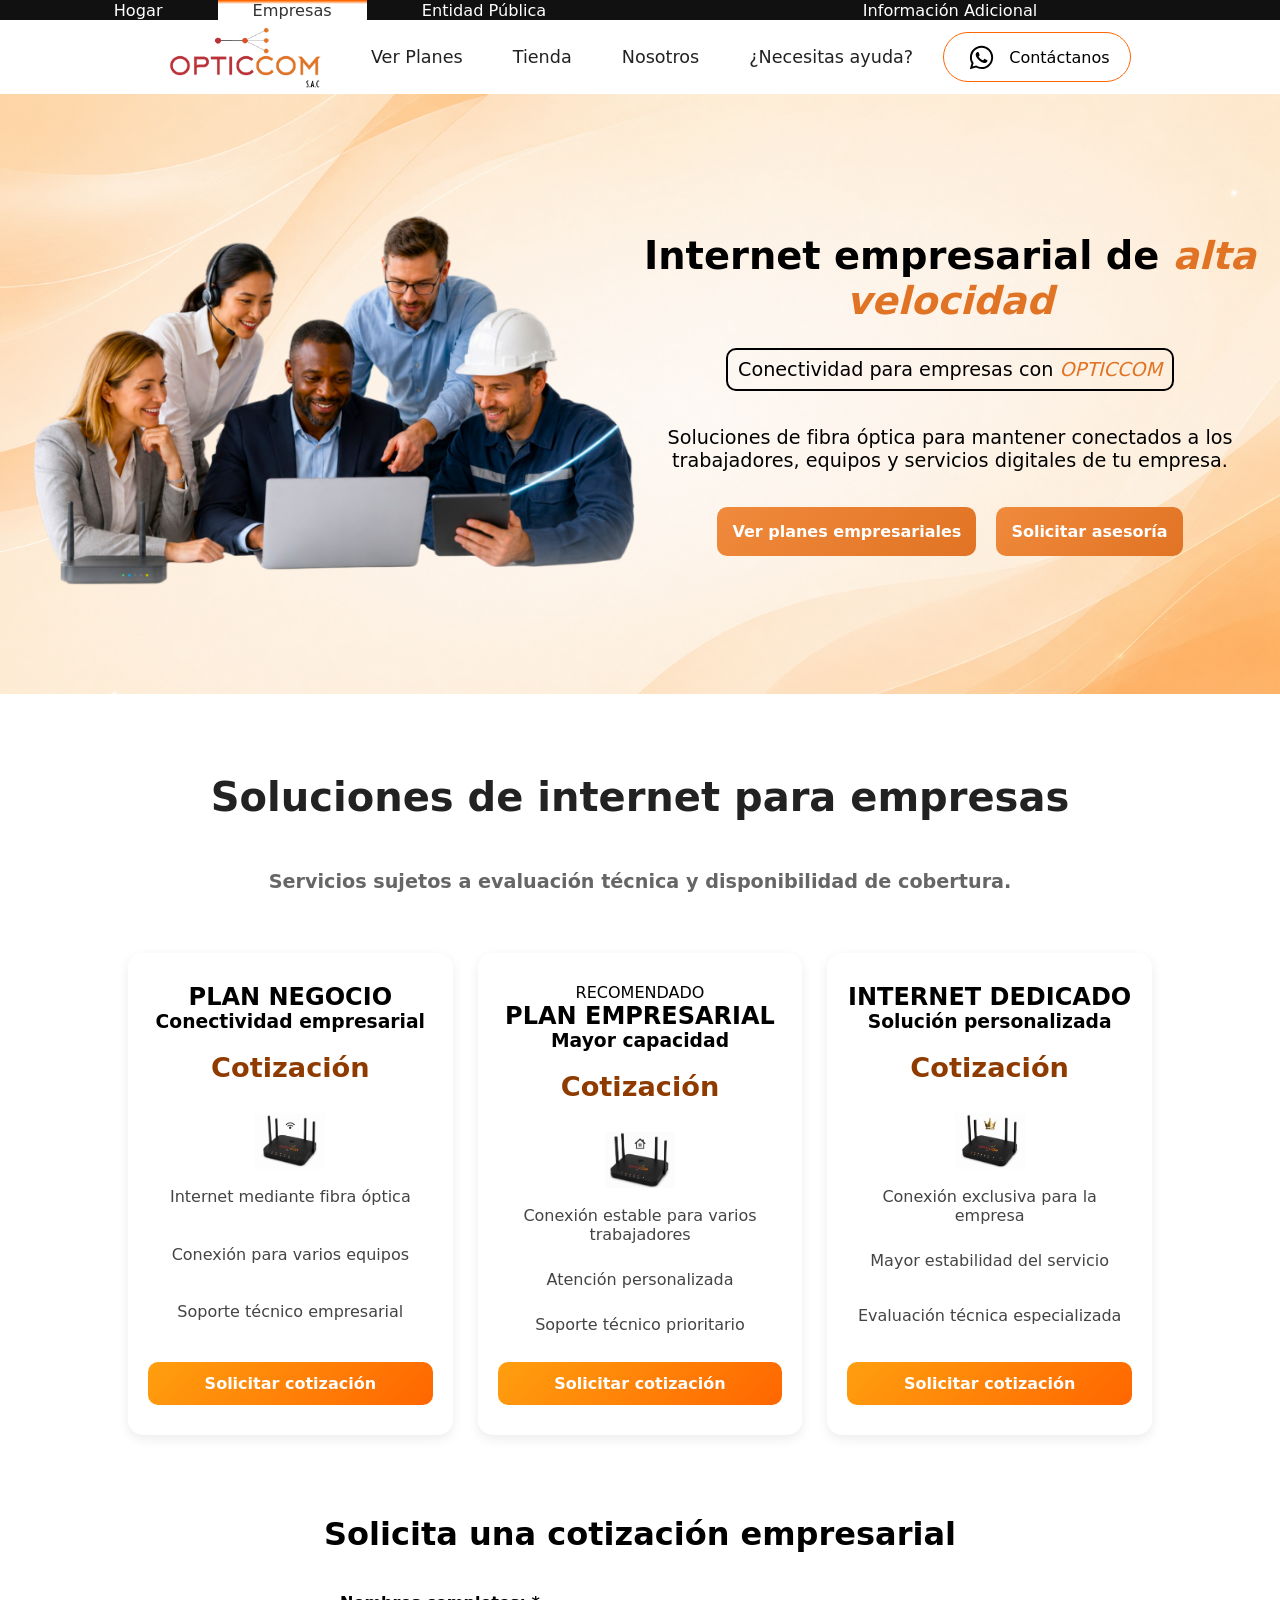
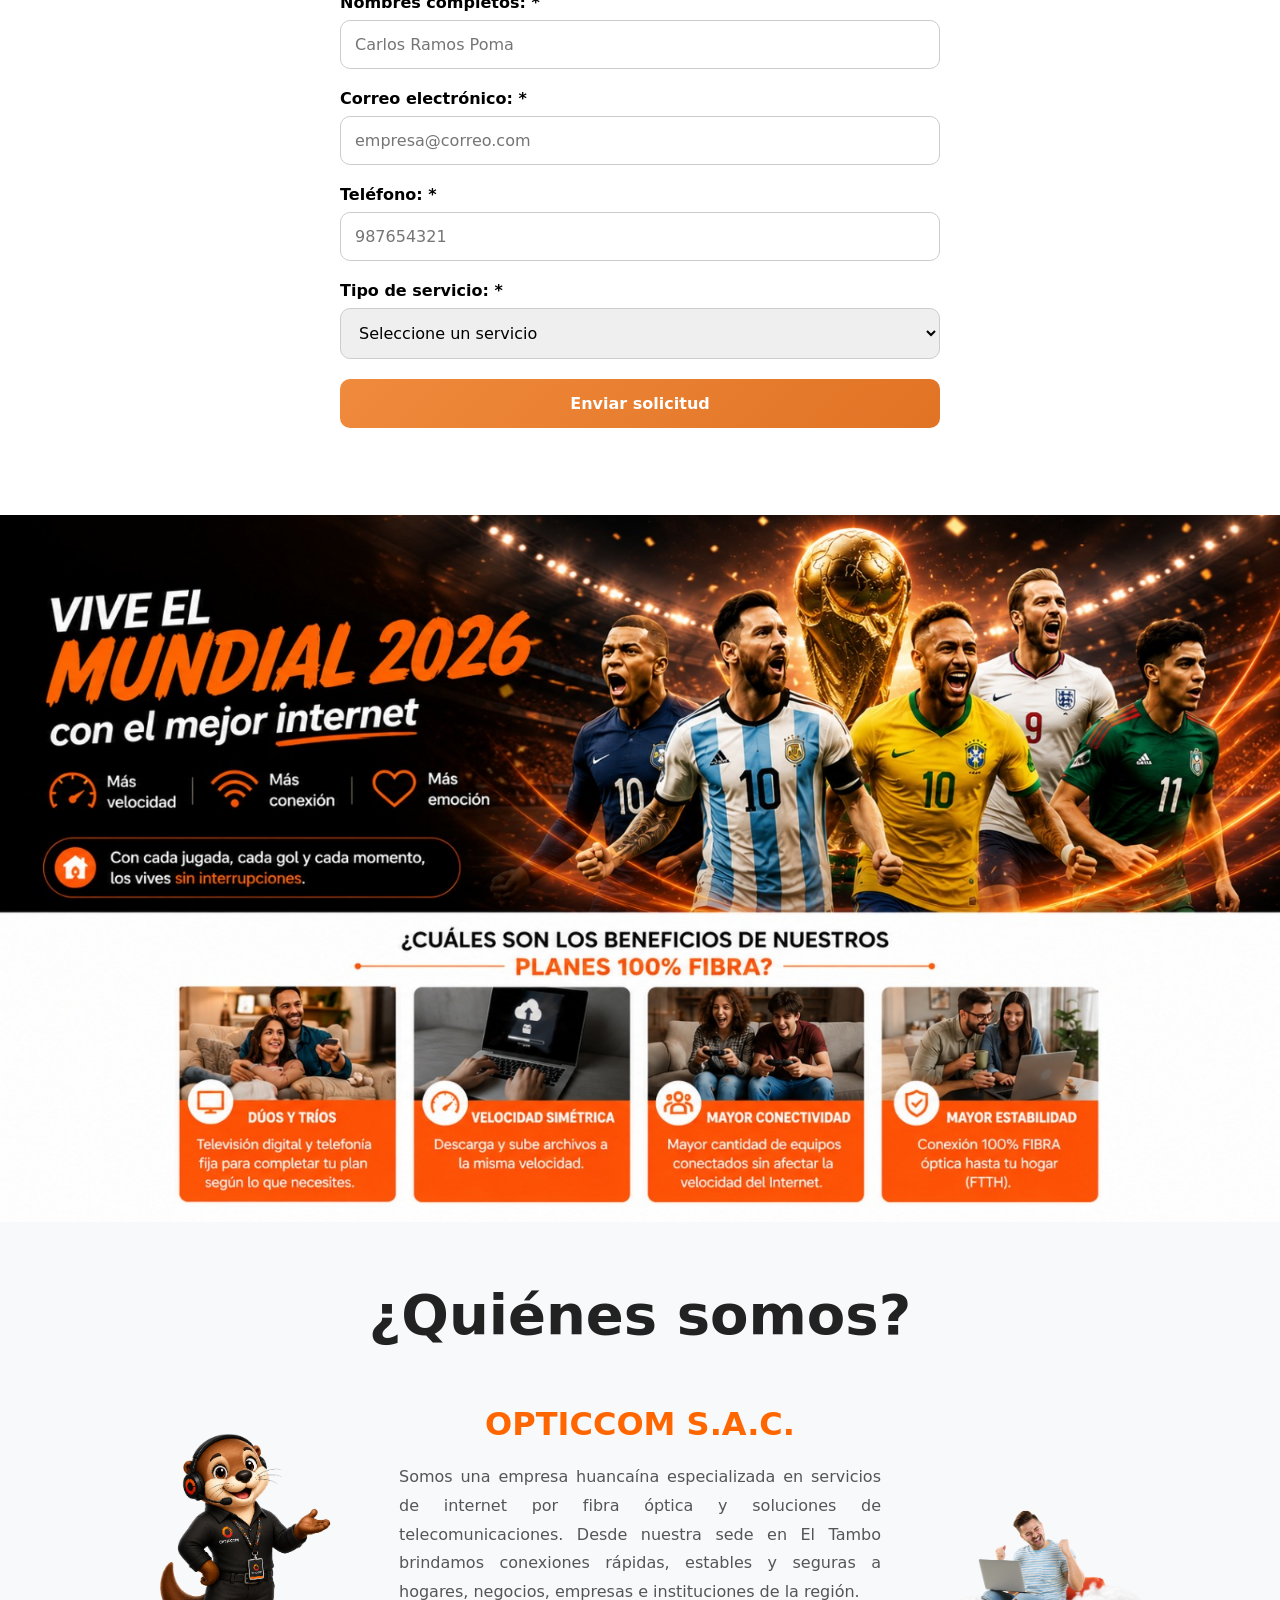
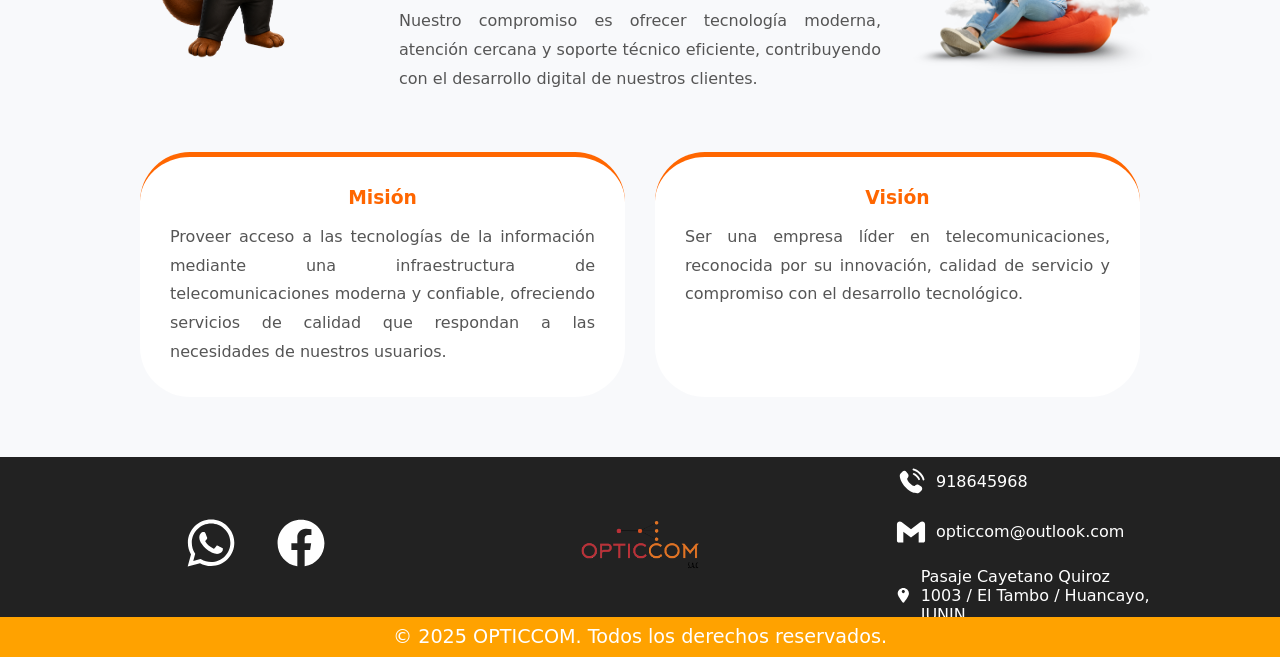
<file: empresa.html>
<!DOCTYPE html>
<html lang="es">
<head>
    <meta charset="UTF-8">
    <meta name="viewport" content="width=device-width, initial-scale=1.0">
    <title>Empresas - OPTICCOM</title>
    <link rel="icon" type="image/png" href="img/icono-pestaña-opticcom.png">
    <link rel="stylesheet" href="style.css">
    <link rel="preconnect" href="https://fonts.googleapis.com">
    <link rel="preconnect" href="https://fonts.gstatic.com" crossorigin>
    <link href="https://fonts.googleapis.com/css2?family=Roboto:wght@100;300;400;500;600;700;800;900&display=swap" rel="stylesheet">
</head>

<body data-segmento="empresa">
    <header>
        <div class="prim-nav-bg">
            <div class="prim-nav">
                <nav aria-label="Tipos de clientes">
                    <ul>
                        <li><a class="prim-a" href="index.html">Hogar</a></li>
                        <li><a class="prim-a-focus" href="empresa.html" aria-current="page">Empresas</a></li>
                        <li><a class="prim-a" href="entidad-publica.html">Entidad Pública</a></li>
                    </ul>
                </nav>
                <div class="centrar">
                    <a href="#nosotros">Información Adicional</a>
                </div>
            </div>
        </div>
        <div class="sec-nav">
            <div class="centrar">
                <a href="index.html">
                    <img class="logo" src="img/Logo.png" alt="Logo de OPTICCOM">
                </a>
            </div>
            <nav aria-label="Menú principal">
                <ul>
                    <li><a class="sec-a" href="#planes">Ver Planes</a></li>
                    <li><a class="sec-a" href="tienda.html">Tienda</a></li>
                    <li><a class="sec-a" href="#nosotros">Nosotros</a></li>
                    <li><a class="sec-a" href="#contacto">¿Necesitas ayuda?</a></li>
                </ul>
            </nav>
            <div class="centrar">
                <a href="https://chat.whatsapp.com/BBpl7BKVlzkFASGPSKVDCg" target="_blank" rel="noopener noreferrer">
                    <button class="nav-login" type="button" aria-label="Contactar a OPTICCOM mediante WhatsApp">
                        <span class="centrar">
                            <img class="img-user" src="img/whatsapp-svgrepo-com.svg" alt="" aria-hidden="true">
                            <span>Contáctanos</span>
                        </span>
                    </button>
                </a>
            </div>
        </div>
    </header>
    <main>
        <section class="hero">
            <div class="hero-banner">
                <img src="img/Imagen_Banner_Empresas.png" alt="Servicio de internet empresarial de OPTICCOM">
            </div>
            <div class="hero-texto">
                <h1>Internet empresarial de <span class="hero-texto-color">alta velocidad</span></h1>
                <p class="hero-texto-p">
                    Conectividad para empresas con <span class="hero-texto-color">OPTICCOM</span>
                </p>
                <p class="hero-texto-p-pad">
                    Soluciones de fibra óptica para mantener conectados a los trabajadores, equipos
                    y servicios digitales de tu empresa.
                </p>
                <div>
                    <a href="#planes" class="btn-enviar">Ver planes empresariales</a>
                    <a href="https://chat.whatsapp.com/BBpl7BKVlzkFASGPSKVDCg" class="btn-enviar" target="_blank" rel="noopener noreferrer">Solicitar asesoría</a>
                </div>
            </div>
        </section>
        <section id="planes" class="planes">
            <h2 class="planes-title">Soluciones de internet para empresas</h2>
            <h4 class="planes-subtitle">Servicios sujetos a evaluación técnica y disponibilidad de cobertura.</h4>
            <div class="planes-container">
                <article class="plan">
                    <h2>PLAN NEGOCIO</h2>
                    <h3>Conectividad empresarial</h3>
                    <p class="precio precio-cotizacion">Cotización</p>
                    <img class="img-planUno" src="img/routers/routerBasico.png" alt="Router incluido en el Plan Negocio">
                    <ul>
                        <li>Internet mediante fibra óptica</li>
                        <li>Conexión para varios equipos</li>
                        <li>Soporte técnico empresarial</li>
                    </ul>
                    <a href="#contacto" class="btn-plan">Solicitar cotización</a>
                </article>
                <article class="plan destacado">
                    <span class="badge">RECOMENDADO</span>
                    <h2>PLAN EMPRESARIAL</h2>
                    <h3>Mayor capacidad</h3>
                    <p class="precio precio-cotizacion">Cotización</p>
                    <img class="img-planDos" src="img/routers/routerFamiliar.png" alt="Router incluido en el Plan Empresarial">
                    <ul>
                        <li>Conexión estable para varios trabajadores</li>
                        <li>Atención personalizada</li>
                        <li>Soporte técnico prioritario</li>
                    </ul>
                    <a href="#contacto" class="btn-plan">Solicitar cotización</a>
                </article>
                <article class="plan">
                    <h2>INTERNET DEDICADO</h2>
                    <h3>Solución personalizada</h3>
                    <p class="precio precio-cotizacion">Cotización</p>
                    <img class="img-planTres" src="img/routers/routerPremium.png" alt="Equipo para Internet Dedicado">
                    <ul>
                        <li>Conexión exclusiva para la empresa</li>
                        <li>Mayor estabilidad del servicio</li>
                        <li>Evaluación técnica especializada</li>
                    </ul>
                    <a href="#contacto" class="btn-plan">Solicitar cotización</a>
                </article>
            </div>
        </section>
        <section id="contacto" class="contacto">
            <h3>Solicita una cotización empresarial</h3>
            <form id="formulario" class="formulario">
                <div class="campos-form">
                    <label for="name">Nombres completos: *</label>
                    <input type="text" id="name" name="nombre" placeholder="Carlos Ramos Poma" autocomplete="name" required>
                </div>
                <div class="campos-form">
                    <label for="correo">Correo electrónico: *</label>
                    <input type="email" id="correo" name="correo" placeholder="empresa@correo.com" autocomplete="email" required>
                </div>
                <div class="campos-form">
                    <label for="phone">Teléfono: *</label>
                    <input type="tel" id="phone" name="telefono" placeholder="987654321" autocomplete="tel" pattern="[0-9]{9}" title="Ingrese un número telefónico de 9 dígitos" required>
                </div>
                <div class="campos-form">
                    <label for="servicio">Tipo de servicio: *</label>
                    <select name="servicio" id="servicio" required>
                        <option value="" selected disabled>Seleccione un servicio</option>
                        <option value="plan-negocio">Plan Negocio</option>
                        <option value="plan-empresarial">Plan Empresarial</option>
                        <option value="internet-dedicado">Internet Dedicado</option>
                        <option value="soporte-empresarial">Soporte Empresarial</option>
                    </select>
                </div>
                <button class="btn-enviar" type="submit">Enviar solicitud</button>
            </form>
        </section>
        <div class="contacto-imagen">
            <img class="img1" src="img/imgbannerMundial.jpeg" alt="Promociones de OPTICCOM">
            <img class="img2" src="img/imgResponsive.jpeg" alt="Promociones de OPTICCOM para dispositivos móviles">
        </div>
        <section id="nosotros" class="conocenos">
            <h2>¿Quiénes somos?</h2>
            <div class="contenedor-conocenos">
                <div>
                    <img class="img-izquierda" src="img/mascotaOpticcom.png" alt="Mascota representativa de OPTICCOM">
                </div>
                <div class="sobre-nosotros">
                    <h3>OPTICCOM S.A.C.</h3>
                    <p>
                        Somos una empresa huancaína especializada en servicios de internet por fibra óptica
                        y soluciones de telecomunicaciones. Desde nuestra sede en El Tambo brindamos conexiones
                        rápidas, estables y seguras a hogares, negocios, empresas e instituciones de la región.
                    </p>
                    <p>
                        Nuestro compromiso es ofrecer tecnología moderna, atención cercana y soporte técnico
                        eficiente, contribuyendo con el desarrollo digital de nuestros clientes.
                    </p>
                </div>
                <div>
                    <img class="img-derecha" src="img/somos1.png" alt="Servicios de internet de OPTICCOM">
                </div>
            </div>
            <div class="mision-vision">
                <div class="card-info">
                    <h3>Misión</h3>
                    <p>
                        Proveer acceso a las tecnologías de la información mediante una infraestructura
                        de telecomunicaciones moderna y confiable, ofreciendo servicios de calidad
                        que respondan a las necesidades de nuestros usuarios.
                    </p>
                </div>
                <div class="card-info">
                    <h3>Visión</h3>
                    <p>
                        Ser una empresa líder en telecomunicaciones, reconocida por su innovación,
                        calidad de servicio y compromiso con el desarrollo tecnológico.
                    </p>
                </div>
            </div>
        </section>
    </main>
    <footer>
        <div class="prim-foot">
            
            <div class="centrar">
                <a href="#">
                    <svg class="img-logos-footer" fill="currentColor" viewBox="0 0 32 32" version="1.1" xmlns="http://www.w3.org/2000/svg">
                        <title>WhatsApp</title>
                        <path d="M26.576 5.363c-2.69-2.69-6.406-4.354-10.511-4.354-8.209 0-14.865 6.655-14.865 14.865 0 2.732 0.737 5.291 2.022 7.491l-0.038-0.070-2.109 7.702 7.879-2.067c2.051 1.139 4.498 1.809 7.102 1.809h0.006c8.209-0.003 14.862-6.659 14.862-14.868 0-4.103-1.662-7.817-4.349-10.507l0 0zM16.062 28.228h-0.005c-0 0-0.001 0-0.001 0-2.319 0-4.489-0.64-6.342-1.753l0.056 0.031-0.451-0.267-4.675 1.227 1.247-4.559-0.294-0.467c-1.185-1.862-1.889-4.131-1.889-6.565 0-6.822 5.531-12.353 12.353-12.353s12.353 5.531 12.353 12.353c0 6.822-5.53 12.353-12.353 12.353h-0zM22.838 18.977c-0.371-0.186-2.197-1.083-2.537-1.208-0.341-0.124-0.589-0.185-0.837 0.187-0.246 0.371-0.958 1.207-1.175 1.455-0.216 0.249-0.434 0.279-0.805 0.094-1.15-0.466-2.138-1.087-2.997-1.852l0.010 0.009c-0.799-0.74-1.484-1.587-2.037-2.521l-0.028-0.052c-0.216-0.371-0.023-0.572 0.162-0.757 0.167-0.166 0.372-0.434 0.557-0.65 0.146-0.179 0.271-0.384 0.366-0.604l0.006-0.017c0.043-0.087 0.068-0.188 0.068-0.296 0-0.131-0.037-0.253-0.101-0.357l0.002 0.003c-0.094-0.186-0.836-2.014-1.145-2.758-0.302-0.724-0.609-0.625-0.836-0.637-0.216-0.010-0.464-0.012-0.712-0.012-0.395 0.010-0.746 0.188-0.988 0.463l-0.001 0.002c-0.802 0.761-1.3 1.834-1.3 3.023 0 0.026 0 0.053 0.001 0.079l-0-0.004c0.131 1.467 0.681 2.784 1.527 3.857l-0.012-0.015c1.604 2.379 3.742 4.282 6.251 5.564l0.094 0.043c0.548 0.248 1.25 0.513 1.968 0.74l0.149 0.041c0.442 0.14 0.951 0.221 1.479 0.221 0.303 0 0.601-0.027 0.889-0.078l-0.031 0.004c1.069-0.223 1.956-0.868 2.497-1.749l0.009-0.017c0.165-0.366 0.261-0.793 0.261-1.242 0-0.185-0.016-0.366-0.047-0.542l0.003 0.019c-0.092-0.155-0.34-0.247-0.712-0.434z"></path>
                    </svg>
                </a>
                <a href="#">
                    <svg class="img-logos-footer" viewBox="0 0 32 32" xmlns="http://www.w3.org/2000/svg">
                        <path fill="currentColor" d="M30.996 16.091c-0.001-8.281-6.714-14.994-14.996-14.994s-14.996 6.714-14.996 14.996c0 7.455 5.44 13.639 12.566 14.8l0.086 0.012v-10.478h-3.808v-4.336h3.808v-3.302c-0.019-0.167-0.029-0.361-0.029-0.557 0-2.923 2.37-5.293 5.293-5.293 0.141 0 0.281 0.006 0.42 0.016l-0.018-0.001c1.199 0.017 2.359 0.123 3.491 0.312l-0.134-0.019v3.69h-1.892c-0.086-0.012-0.185-0.019-0.285-0.019-1.197 0-2.168 0.97-2.168 2.168 0 0.068 0.003 0.135 0.009 0.202l-0.001-0.009v2.812h4.159l-0.665 4.336h-3.494v10.478c7.213-1.174 12.653-7.359 12.654-14.814v-0z"></path>
                    </svg>
                </a>
            </div>

            <div class="centrar">
                <a class="container-logo" href="#">
                    <img class="footer-logo" src="img/Logo.png" alt="logo de Opticcom">
                </a>
            </div>

            <div class="foot-enlaces">
                <a class="foot-centrar-enlaces" href="#">
                    <svg class="img-logos" viewBox="0 0 24 24" fill="currentColor" xmlns="http://www.w3.org/2000/svg">
                        <path d="M15.5562 14.5477L15.1007 15.0272C15.1007 15.0272 14.0181 16.167 11.0631 13.0559C8.10812 9.94484 9.1907 8.80507 9.1907 8.80507L9.47752 8.50311C10.1841 7.75924 10.2507 6.56497 9.63424 5.6931L8.37326 3.90961C7.61028 2.8305 6.13596 2.68795 5.26145 3.60864L3.69185 5.26114C3.25823 5.71766 2.96765 6.30945 3.00289 6.96594C3.09304 8.64546 3.81071 12.259 7.81536 16.4752C12.0621 20.9462 16.0468 21.1239 17.6763 20.9631C18.1917 20.9122 18.6399 20.6343 19.0011 20.254L20.4217 18.7584C21.3806 17.7489 21.1102 16.0182 19.8833 15.312L17.9728 14.2123C17.1672 13.7486 16.1858 13.8848 15.5562 14.5477Z" fill="currentColor"/>
                        <path d="M13.2595 1.87983C13.3257 1.47094 13.7122 1.19357 14.1211 1.25976C14.1464 1.26461 14.2279 1.27983 14.2705 1.28933C14.3559 1.30834 14.4749 1.33759 14.6233 1.38082C14.9201 1.46726 15.3347 1.60967 15.8323 1.8378C16.8286 2.29456 18.1544 3.09356 19.5302 4.46936C20.906 5.84516 21.705 7.17097 22.1617 8.16725C22.3899 8.66487 22.5323 9.07947 22.6187 9.37625C22.6619 9.52466 22.6912 9.64369 22.7102 9.72901C22.7197 9.77168 22.7267 9.80594 22.7315 9.83125L22.7373 9.86245C22.8034 10.2713 22.5286 10.6739 22.1197 10.7401C21.712 10.8061 21.3279 10.53 21.2601 10.1231C21.258 10.1121 21.2522 10.0828 21.2461 10.0551C21.2337 9.9997 21.2124 9.91188 21.1786 9.79572C21.1109 9.56339 20.9934 9.21806 20.7982 8.79238C20.4084 7.94207 19.7074 6.76789 18.4695 5.53002C17.2317 4.29216 16.0575 3.59117 15.2072 3.20134C14.7815 3.00618 14.4362 2.88865 14.2038 2.82097C14.0877 2.78714 13.9417 2.75363 13.8863 2.7413C13.4793 2.67347 13.1935 2.28755 13.2595 1.87983Z" fill="currentColor"/>
                        <path fill-rule="evenodd" clip-rule="evenodd" d="M13.4857 5.3293C13.5995 4.93102 14.0146 4.7004 14.4129 4.81419L14.2069 5.53534C14.4129 4.81419 14.4129 4.81419 14.4129 4.81419L14.4144 4.81461L14.4159 4.81505L14.4192 4.81602L14.427 4.81834L14.4468 4.8245C14.4618 4.82932 14.4807 4.8356 14.5031 4.84357C14.548 4.85951 14.6074 4.88217 14.6802 4.91337C14.8259 4.97581 15.0249 5.07223 15.2695 5.21694C15.7589 5.50662 16.4271 5.9878 17.2121 6.77277C17.9971 7.55775 18.4782 8.22593 18.7679 8.7154C18.9126 8.95991 19.009 9.15897 19.0715 9.30466C19.1027 9.37746 19.1254 9.43682 19.1413 9.48173C19.1493 9.50418 19.1555 9.52301 19.1604 9.53809L19.1665 9.55788L19.1688 9.56563L19.1698 9.56896L19.1702 9.5705C19.1702 9.5705 19.1707 9.57194 18.4495 9.77798L19.1707 9.57194C19.2845 9.97021 19.0538 10.3853 18.6556 10.4991C18.2607 10.6119 17.8492 10.3862 17.7313 9.99413L17.7276 9.98335C17.7223 9.96832 17.7113 9.93874 17.6928 9.89554C17.6558 9.8092 17.5887 9.66797 17.4771 9.47938C17.2541 9.10264 16.8514 8.53339 16.1514 7.83343C15.4515 7.13348 14.8822 6.73078 14.5055 6.50781C14.3169 6.39619 14.1757 6.32909 14.0893 6.29209C14.0461 6.27358 14.0165 6.26254 14.0015 6.25721L13.9907 6.25352C13.5987 6.13564 13.3729 5.72419 13.4857 5.3293Z" fill="currentColor"/>
                    </svg>
                    918645968
                </a>

                <a class="foot-centrar-enlaces" href="#">
                    <svg class="img-logos" fill="currentColor" viewBox="0 0 32 32" version="1.1" xmlns="http://www.w3.org/2000/svg">
                        <title>gmail</title>
                        <path d="M30.996 7.824v17.381c0 0 0 0 0 0.001 0 1.129-0.915 2.044-2.044 2.044-0 0-0 0-0.001 0h-4.772v-11.587l-8.179 6.136-8.179-6.136v11.588h-4.772c0 0 0 0-0 0-1.129 0-2.044-0.915-2.044-2.044 0-0 0-0.001 0-0.001v0-17.381c0-0 0-0.001 0-0.001 0-1.694 1.373-3.067 3.067-3.067 0.694 0 1.334 0.231 1.848 0.619l-0.008-0.006 10.088 7.567 10.088-7.567c0.506-0.383 1.146-0.613 1.84-0.613 1.694 0 3.067 1.373 3.067 3.067v0z"></path>
                    </svg>
                    opticcom@outlook.com
                </a>

                <a class="foot-centrar-enlaces" href="#">
                    <svg class="img-logos" fill="currentColor" version="1.1" id="Capa_1" xmlns="http://www.w3.org/2000/svg" xmlns:xlink="http://www.w3.org/1999/xlink" viewBox="0 0 274.102 274.102" xml:space="preserve">
                        <g>
                            <path d="M121.072,265.448C91.706,226.423,31.949,142.14,31.949,102.52C31.949,45.895,81.539,0,138.152,0 c56.635,0,104,45.895,104,102.52c0,40.899-59.699,124.365-89.147,163.037C144.299,276.995,129.716,276.941,121.072,265.448z M136.925,37.668c-16.363,0-29.622,13.202-29.622,29.571c0,16.324,13.265,29.583,29.622,29.583 c16.32,0,29.592-13.265,29.592-29.583C166.517,50.87,153.245,37.668,136.925,37.668z"/>
                        </g>
                    </svg>
                    Pasaje Cayetano Quiroz 1003 / El Tambo / Huancayo, JUNIN
                </a>
            </div>
        </div>
        <div class="footer-derechos">
            <p class="footer-derechos-parrafo">© 2025 OPTICCOM. Todos los derechos reservados.</p>
        </div>
    </footer>
    <script src="script.js"></script>
</body>
</html>
</file>
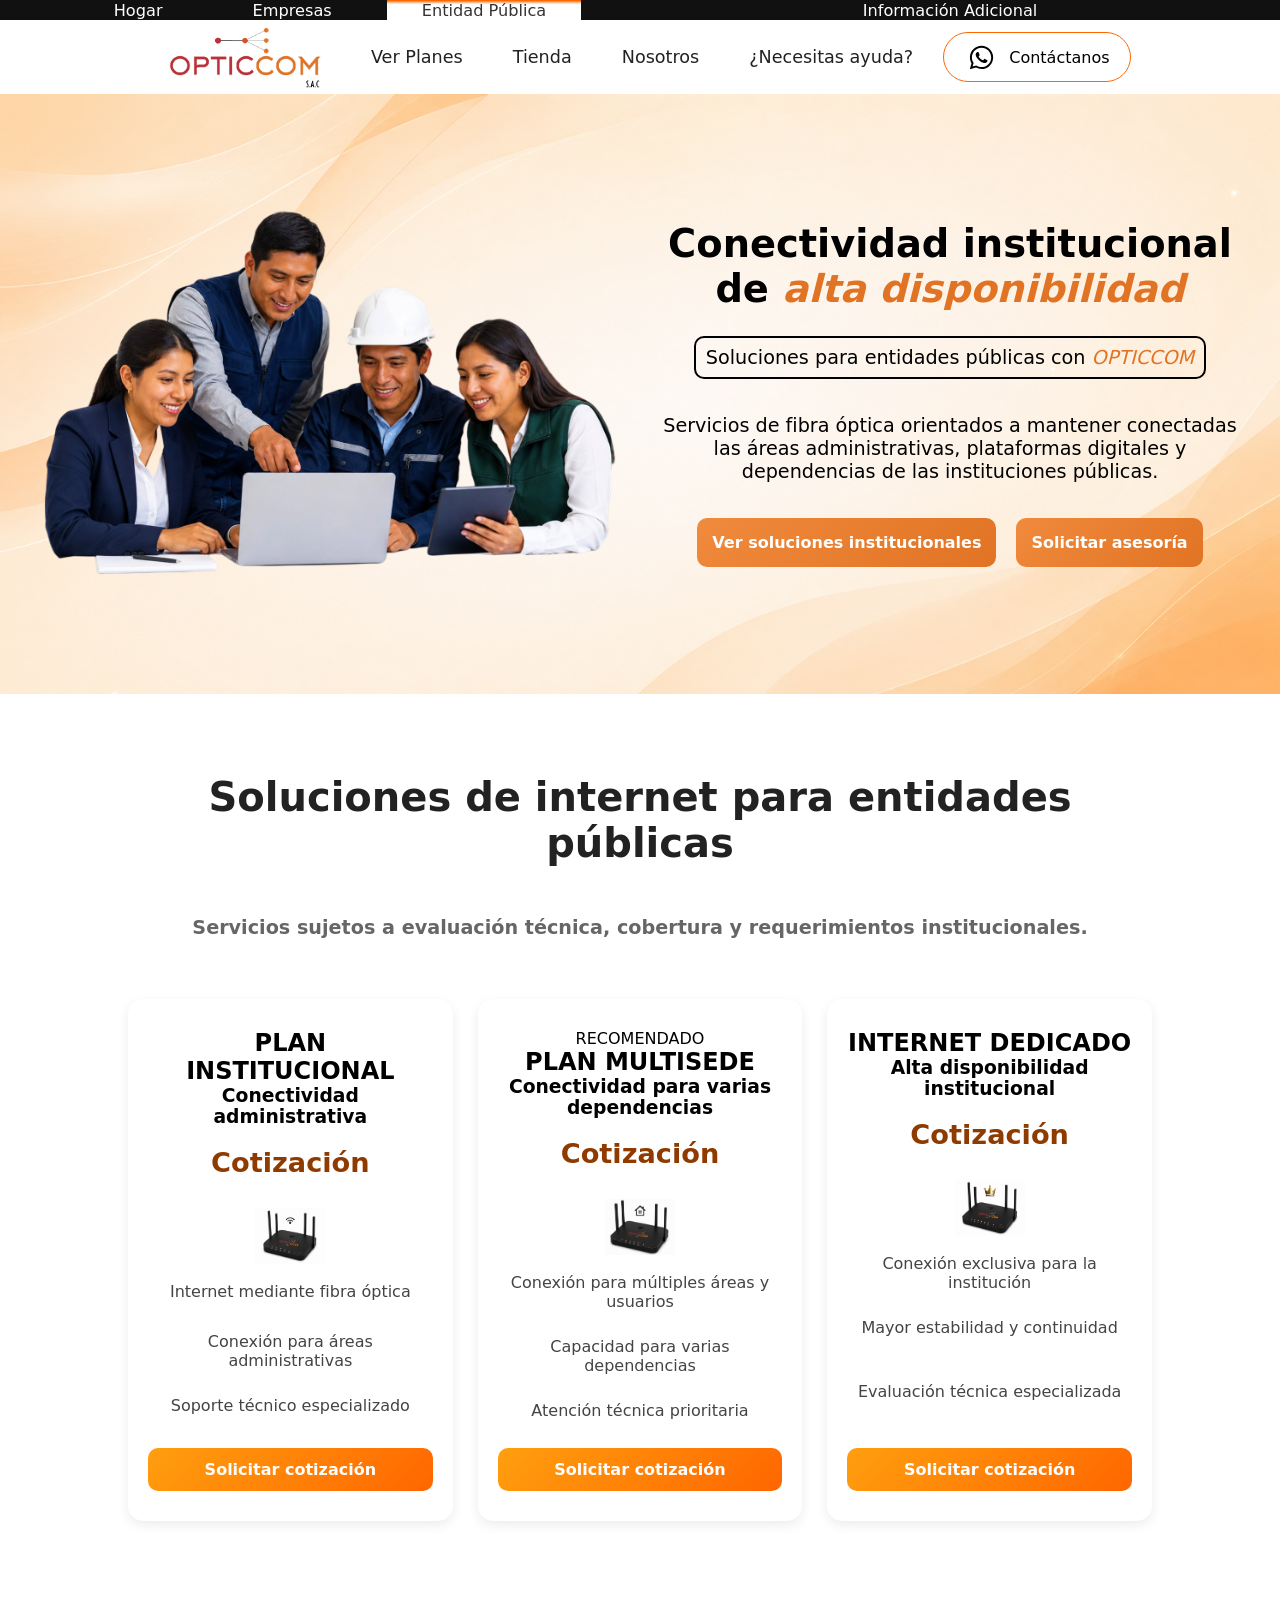
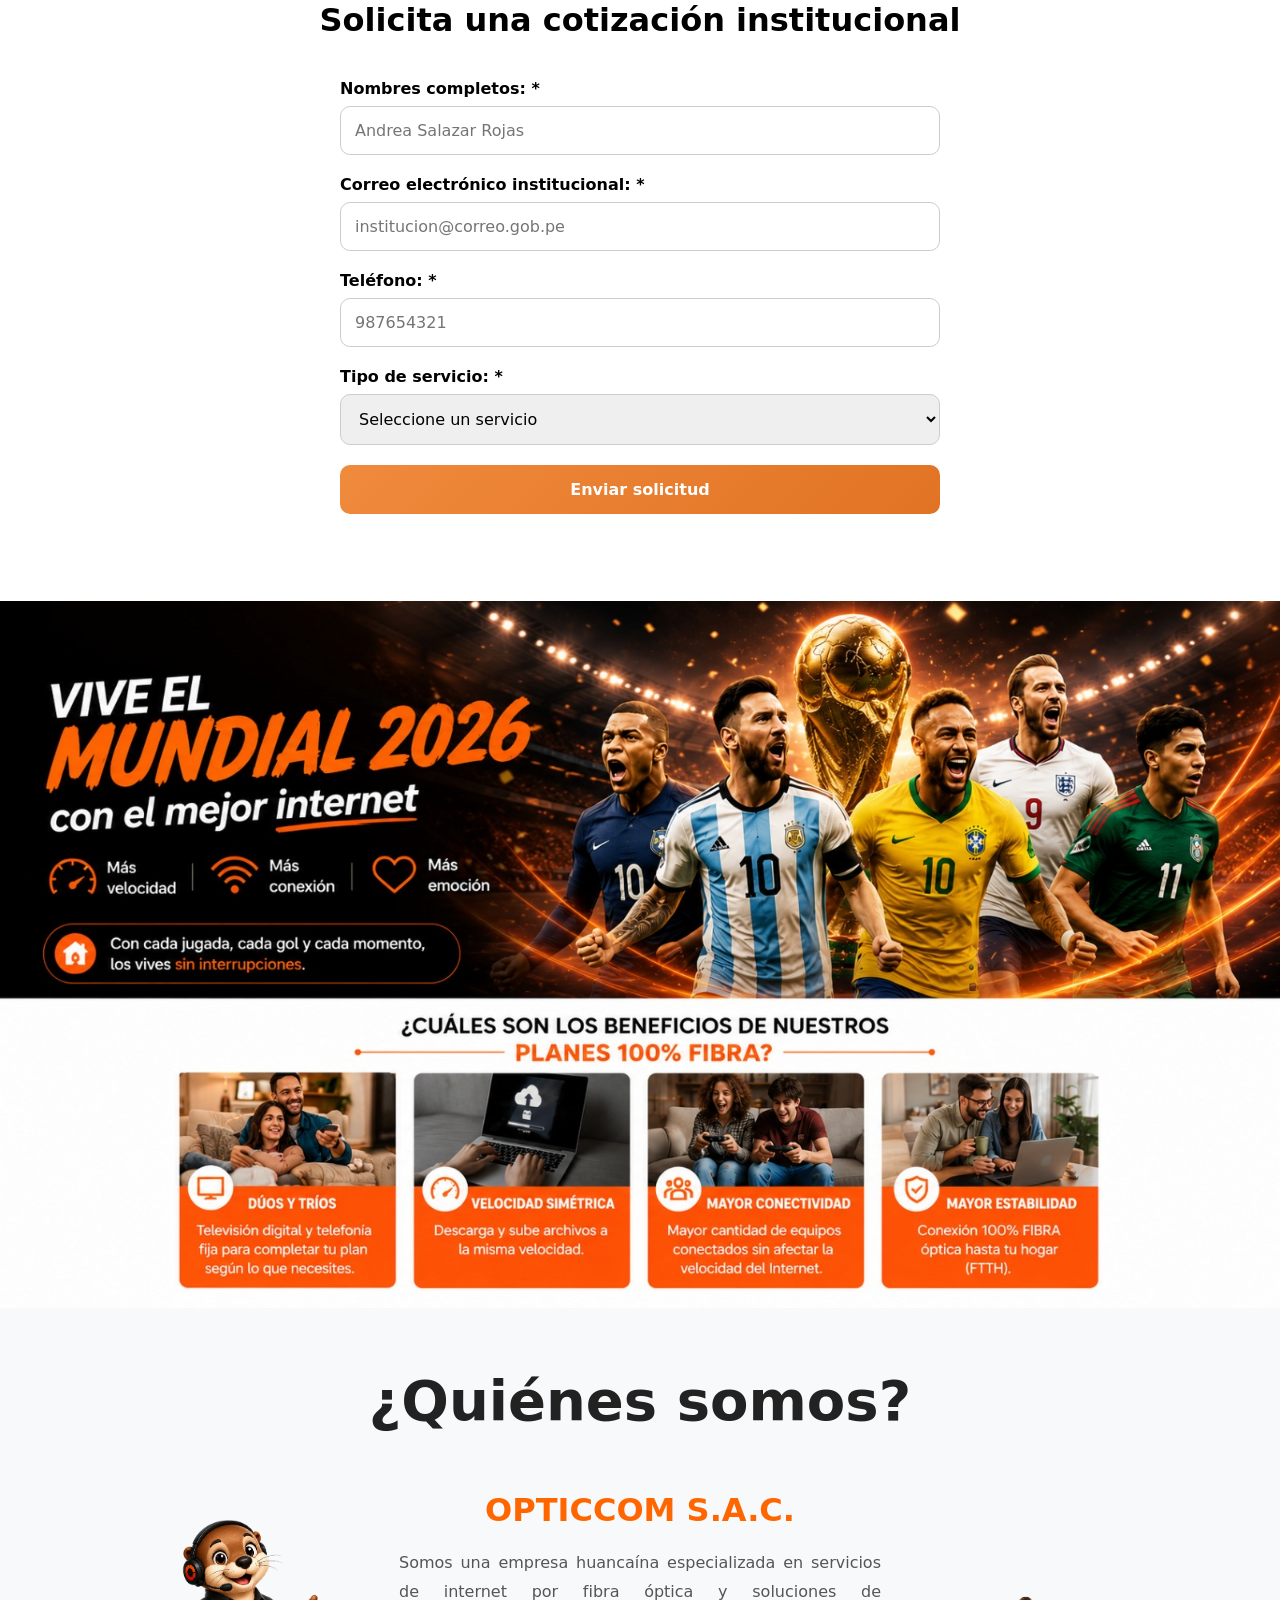
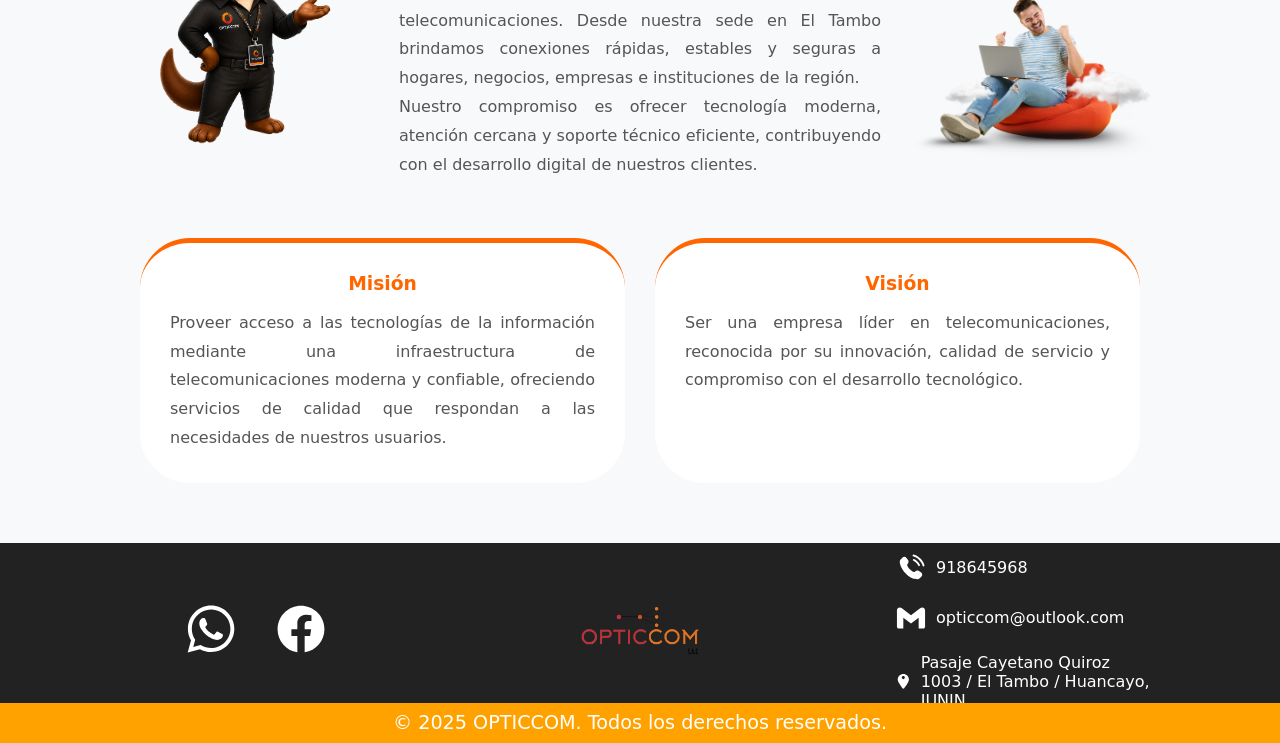
<file: entidad-publica.html>
<!DOCTYPE html>
<html lang="es">
<head>
    <meta charset="UTF-8">
    <meta name="viewport" content="width=device-width, initial-scale=1.0">
    <title>Entidad Pública - OPTICCOM</title>
    <link rel="icon" type="image/png" href="img/icono-pestaña-opticcom.png">
    <link rel="stylesheet" href="style.css">
    <link rel="preconnect" href="https://fonts.googleapis.com">
    <link rel="preconnect" href="https://fonts.gstatic.com" crossorigin>
    <link href="https://fonts.googleapis.com/css2?family=Roboto:wght@100;300;400;500;600;700;800;900&display=swap" rel="stylesheet">
</head>

<body data-segmento="entidad-publica">
    <header>
        <div class="prim-nav-bg">
            <div class="prim-nav">
                <nav aria-label="Tipos de clientes">
                    <ul>
                        <li><a class="prim-a" href="index.html">Hogar</a></li>
                        <li><a class="prim-a" href="empresa.html">Empresas</a></li>
                        <li><a class="prim-a-focus" href="entidad-publica.html" aria-current="page">Entidad Pública</a></li>
                    </ul>
                </nav>
                <div class="centrar">
                    <a href="#nosotros">Información Adicional</a>
                </div>
            </div>
        </div>
        <div class="sec-nav">
            <div class="centrar">
                <a href="index.html">
                    <img class="logo" src="img/Logo.png" alt="Logo de OPTICCOM">
                </a>
            </div>
            <nav aria-label="Menú principal">
                <ul>
                    <li><a class="sec-a" href="#planes">Ver Planes</a></li>
                    <li><a class="sec-a" href="tienda.html">Tienda</a></li>
                    <li><a class="sec-a" href="#nosotros">Nosotros</a></li>
                    <li><a class="sec-a" href="#contacto">¿Necesitas ayuda?</a></li>
                </ul>
            </nav>
            <div class="centrar">
                <a href="https://chat.whatsapp.com/BBpl7BKVlzkFASGPSKVDCg" target="_blank" rel="noopener noreferrer">
                    <button class="nav-login" type="button" aria-label="Contactar a OPTICCOM mediante WhatsApp">
                        <span class="centrar">
                            <img class="img-user" src="img/whatsapp-svgrepo-com.svg" alt="" aria-hidden="true">
                            <span>Contáctanos</span>
                        </span>
                    </button>
                </a>
            </div>
        </div>
    </header>
    <main>
        <section class="hero">
            <div class="hero-banner">
                <img src="img/Entidades_Publicas_Banner.png" alt="Servicio de internet para entidades públicas de OPTICCOM">
            </div>

            <div class="hero-texto">
                <h1>Conectividad institucional de <span class="hero-texto-color">alta disponibilidad</span></h1>

                <p class="hero-texto-p">
                    Soluciones para entidades públicas con <span class="hero-texto-color">OPTICCOM</span>
                </p>

                <p class="hero-texto-p-pad">
                    Servicios de fibra óptica orientados a mantener conectadas las áreas administrativas,
                    plataformas digitales y dependencias de las instituciones públicas.
                </p>

                <div>
                    <a href="#planes" class="btn-enviar">Ver soluciones institucionales</a>
                    <a href="https://chat.whatsapp.com/BBpl7BKVlzkFASGPSKVDCg" class="btn-enviar" target="_blank" rel="noopener noreferrer">Solicitar asesoría</a>
                </div>
            </div>
        </section>
        <section id="planes" class="planes">
            <h2 class="planes-title">Soluciones de internet para entidades públicas</h2>
            <h4 class="planes-subtitle">Servicios sujetos a evaluación técnica, cobertura y requerimientos institucionales.</h4>
            <div class="planes-container">
                <article class="plan">
                    <h2>PLAN INSTITUCIONAL</h2>
                    <h3>Conectividad administrativa</h3>
                    <p class="precio precio-cotizacion">Cotización</p>
                    <img class="img-planUno" src="img/routers/routerBasico.png" alt="Router incluido en el Plan Institucional">
                    <ul>
                        <li>Internet mediante fibra óptica</li>
                        <li>Conexión para áreas administrativas</li>
                        <li>Soporte técnico especializado</li>
                    </ul>
                    <a href="#contacto" class="btn-plan">Solicitar cotización</a>
                </article>
                <article class="plan destacado">
                    <span class="badge">RECOMENDADO</span>
                    <h2>PLAN MULTISEDE</h2>
                    <h3>Conectividad para varias dependencias</h3>
                    <p class="precio precio-cotizacion">Cotización</p>
                    <img class="img-planDos" src="img/routers/routerFamiliar.png" alt="Router incluido en el Plan Multisede">
                    <ul>
                        <li>Conexión para múltiples áreas y usuarios</li>
                        <li>Capacidad para varias dependencias</li>
                        <li>Atención técnica prioritaria</li>
                    </ul>
                    <a href="#contacto" class="btn-plan">Solicitar cotización</a>
                </article>
                <article class="plan">
                    <h2>INTERNET DEDICADO</h2>
                    <h3>Alta disponibilidad institucional</h3>
                    <p class="precio precio-cotizacion">Cotización</p>
                    <img class="img-planTres" src="img/routers/routerPremium.png" alt="Equipo para Internet Dedicado Institucional">
                    <ul>
                        <li>Conexión exclusiva para la institución</li>
                        <li>Mayor estabilidad y continuidad</li>
                        <li>Evaluación técnica especializada</li>
                    </ul>
                    <a href="#contacto" class="btn-plan">Solicitar cotización</a>
                </article>
            </div>
        </section>
        <section id="contacto" class="contacto">
            <h3>Solicita una cotización institucional</h3>
            <form id="formulario" class="formulario">
                <div class="campos-form">
                    <label for="name">Nombres completos: *</label>
                    <input type="text" id="name" name="nombre" placeholder="Andrea Salazar Rojas" autocomplete="name" required>
                </div>

                <div class="campos-form">
                    <label for="correo">Correo electrónico institucional: *</label>
                    <input type="email" id="correo" name="correo" placeholder="institucion@correo.gob.pe" autocomplete="email" required>
                </div>

                <div class="campos-form">
                    <label for="phone">Teléfono: *</label>
                    <input type="tel" id="phone" name="telefono" placeholder="987654321" autocomplete="tel" pattern="[0-9]{9}" title="Ingrese un número telefónico de 9 dígitos" required>
                </div>

                <div class="campos-form">
                    <label for="servicio">Tipo de servicio: *</label>
                    <select name="servicio" id="servicio" required>
                        <option value="" selected disabled>Seleccione un servicio</option>
                        <option value="plan-institucional">Plan Institucional</option>
                        <option value="plan-multisede">Plan Multisede</option>
                        <option value="internet-dedicado-institucional">Internet Dedicado Institucional</option>
                        <option value="soporte-institucional">Soporte Institucional</option>
                    </select>
                </div>

                <button class="btn-enviar" type="submit">Enviar solicitud</button>
            </form>
        </section>
        <div class="contacto-imagen">
            <img class="img1" src="img/imgbannerMundial.jpeg" alt="Promociones de OPTICCOM">
            <img class="img2" src="img/imgResponsive.jpeg" alt="Promociones de OPTICCOM para dispositivos móviles">
        </div>
        <section id="nosotros" class="conocenos">
            <h2>¿Quiénes somos?</h2>
            <div class="contenedor-conocenos">
                <div>
                    <img class="img-izquierda" src="img/mascotaOpticcom.png" alt="Mascota representativa de OPTICCOM">
                </div>

                <div class="sobre-nosotros">
                    <h3>OPTICCOM S.A.C.</h3>

                    <p>
                        Somos una empresa huancaína especializada en servicios de internet por fibra óptica
                        y soluciones de telecomunicaciones. Desde nuestra sede en El Tambo brindamos conexiones
                        rápidas, estables y seguras a hogares, negocios, empresas e instituciones de la región.
                    </p>
                    <p>
                        Nuestro compromiso es ofrecer tecnología moderna, atención cercana y soporte técnico
                        eficiente, contribuyendo con el desarrollo digital de nuestros clientes.
                    </p>
                </div>
                <div>
                    <img class="img-derecha" src="img/somos1.png" alt="Servicios de internet de OPTICCOM">
                </div>
            </div>
            <div class="mision-vision">
                <div class="card-info">
                    <h3>Misión</h3>
                    <p>
                        Proveer acceso a las tecnologías de la información mediante una infraestructura
                        de telecomunicaciones moderna y confiable, ofreciendo servicios de calidad
                        que respondan a las necesidades de nuestros usuarios.
                    </p>
                </div>
                <div class="card-info">
                    <h3>Visión</h3>
                    <p>
                        Ser una empresa líder en telecomunicaciones, reconocida por su innovación,
                        calidad de servicio y compromiso con el desarrollo tecnológico.
                    </p>
                </div>
            </div>
        </section>
    </main>
    <footer>
        <div class="prim-foot">
            
            <div class="centrar">
                <a href="#">
                    <svg class="img-logos-footer" fill="currentColor" viewBox="0 0 32 32" version="1.1" xmlns="http://www.w3.org/2000/svg">
                        <title>WhatsApp</title>
                        <path d="M26.576 5.363c-2.69-2.69-6.406-4.354-10.511-4.354-8.209 0-14.865 6.655-14.865 14.865 0 2.732 0.737 5.291 2.022 7.491l-0.038-0.070-2.109 7.702 7.879-2.067c2.051 1.139 4.498 1.809 7.102 1.809h0.006c8.209-0.003 14.862-6.659 14.862-14.868 0-4.103-1.662-7.817-4.349-10.507l0 0zM16.062 28.228h-0.005c-0 0-0.001 0-0.001 0-2.319 0-4.489-0.64-6.342-1.753l0.056 0.031-0.451-0.267-4.675 1.227 1.247-4.559-0.294-0.467c-1.185-1.862-1.889-4.131-1.889-6.565 0-6.822 5.531-12.353 12.353-12.353s12.353 5.531 12.353 12.353c0 6.822-5.53 12.353-12.353 12.353h-0zM22.838 18.977c-0.371-0.186-2.197-1.083-2.537-1.208-0.341-0.124-0.589-0.185-0.837 0.187-0.246 0.371-0.958 1.207-1.175 1.455-0.216 0.249-0.434 0.279-0.805 0.094-1.15-0.466-2.138-1.087-2.997-1.852l0.010 0.009c-0.799-0.74-1.484-1.587-2.037-2.521l-0.028-0.052c-0.216-0.371-0.023-0.572 0.162-0.757 0.167-0.166 0.372-0.434 0.557-0.65 0.146-0.179 0.271-0.384 0.366-0.604l0.006-0.017c0.043-0.087 0.068-0.188 0.068-0.296 0-0.131-0.037-0.253-0.101-0.357l0.002 0.003c-0.094-0.186-0.836-2.014-1.145-2.758-0.302-0.724-0.609-0.625-0.836-0.637-0.216-0.010-0.464-0.012-0.712-0.012-0.395 0.010-0.746 0.188-0.988 0.463l-0.001 0.002c-0.802 0.761-1.3 1.834-1.3 3.023 0 0.026 0 0.053 0.001 0.079l-0-0.004c0.131 1.467 0.681 2.784 1.527 3.857l-0.012-0.015c1.604 2.379 3.742 4.282 6.251 5.564l0.094 0.043c0.548 0.248 1.25 0.513 1.968 0.74l0.149 0.041c0.442 0.14 0.951 0.221 1.479 0.221 0.303 0 0.601-0.027 0.889-0.078l-0.031 0.004c1.069-0.223 1.956-0.868 2.497-1.749l0.009-0.017c0.165-0.366 0.261-0.793 0.261-1.242 0-0.185-0.016-0.366-0.047-0.542l0.003 0.019c-0.092-0.155-0.34-0.247-0.712-0.434z"></path>
                    </svg>
                </a>
                <a href="#">
                    <svg class="img-logos-footer" viewBox="0 0 32 32" xmlns="http://www.w3.org/2000/svg">
                        <path fill="currentColor" d="M30.996 16.091c-0.001-8.281-6.714-14.994-14.996-14.994s-14.996 6.714-14.996 14.996c0 7.455 5.44 13.639 12.566 14.8l0.086 0.012v-10.478h-3.808v-4.336h3.808v-3.302c-0.019-0.167-0.029-0.361-0.029-0.557 0-2.923 2.37-5.293 5.293-5.293 0.141 0 0.281 0.006 0.42 0.016l-0.018-0.001c1.199 0.017 2.359 0.123 3.491 0.312l-0.134-0.019v3.69h-1.892c-0.086-0.012-0.185-0.019-0.285-0.019-1.197 0-2.168 0.97-2.168 2.168 0 0.068 0.003 0.135 0.009 0.202l-0.001-0.009v2.812h4.159l-0.665 4.336h-3.494v10.478c7.213-1.174 12.653-7.359 12.654-14.814v-0z"></path>
                    </svg>
                </a>
            </div>

            <div class="centrar">
                <a class="container-logo" href="#">
                    <img class="footer-logo" src="img/Logo.png" alt="logo de Opticcom">
                </a>
            </div>

            <div class="foot-enlaces">
                <a class="foot-centrar-enlaces" href="#">
                    <svg class="img-logos" viewBox="0 0 24 24" fill="currentColor" xmlns="http://www.w3.org/2000/svg">
                        <path d="M15.5562 14.5477L15.1007 15.0272C15.1007 15.0272 14.0181 16.167 11.0631 13.0559C8.10812 9.94484 9.1907 8.80507 9.1907 8.80507L9.47752 8.50311C10.1841 7.75924 10.2507 6.56497 9.63424 5.6931L8.37326 3.90961C7.61028 2.8305 6.13596 2.68795 5.26145 3.60864L3.69185 5.26114C3.25823 5.71766 2.96765 6.30945 3.00289 6.96594C3.09304 8.64546 3.81071 12.259 7.81536 16.4752C12.0621 20.9462 16.0468 21.1239 17.6763 20.9631C18.1917 20.9122 18.6399 20.6343 19.0011 20.254L20.4217 18.7584C21.3806 17.7489 21.1102 16.0182 19.8833 15.312L17.9728 14.2123C17.1672 13.7486 16.1858 13.8848 15.5562 14.5477Z" fill="currentColor"/>
                        <path d="M13.2595 1.87983C13.3257 1.47094 13.7122 1.19357 14.1211 1.25976C14.1464 1.26461 14.2279 1.27983 14.2705 1.28933C14.3559 1.30834 14.4749 1.33759 14.6233 1.38082C14.9201 1.46726 15.3347 1.60967 15.8323 1.8378C16.8286 2.29456 18.1544 3.09356 19.5302 4.46936C20.906 5.84516 21.705 7.17097 22.1617 8.16725C22.3899 8.66487 22.5323 9.07947 22.6187 9.37625C22.6619 9.52466 22.6912 9.64369 22.7102 9.72901C22.7197 9.77168 22.7267 9.80594 22.7315 9.83125L22.7373 9.86245C22.8034 10.2713 22.5286 10.6739 22.1197 10.7401C21.712 10.8061 21.3279 10.53 21.2601 10.1231C21.258 10.1121 21.2522 10.0828 21.2461 10.0551C21.2337 9.9997 21.2124 9.91188 21.1786 9.79572C21.1109 9.56339 20.9934 9.21806 20.7982 8.79238C20.4084 7.94207 19.7074 6.76789 18.4695 5.53002C17.2317 4.29216 16.0575 3.59117 15.2072 3.20134C14.7815 3.00618 14.4362 2.88865 14.2038 2.82097C14.0877 2.78714 13.9417 2.75363 13.8863 2.7413C13.4793 2.67347 13.1935 2.28755 13.2595 1.87983Z" fill="currentColor"/>
                        <path fill-rule="evenodd" clip-rule="evenodd" d="M13.4857 5.3293C13.5995 4.93102 14.0146 4.7004 14.4129 4.81419L14.2069 5.53534C14.4129 4.81419 14.4129 4.81419 14.4129 4.81419L14.4144 4.81461L14.4159 4.81505L14.4192 4.81602L14.427 4.81834L14.4468 4.8245C14.4618 4.82932 14.4807 4.8356 14.5031 4.84357C14.548 4.85951 14.6074 4.88217 14.6802 4.91337C14.8259 4.97581 15.0249 5.07223 15.2695 5.21694C15.7589 5.50662 16.4271 5.9878 17.2121 6.77277C17.9971 7.55775 18.4782 8.22593 18.7679 8.7154C18.9126 8.95991 19.009 9.15897 19.0715 9.30466C19.1027 9.37746 19.1254 9.43682 19.1413 9.48173C19.1493 9.50418 19.1555 9.52301 19.1604 9.53809L19.1665 9.55788L19.1688 9.56563L19.1698 9.56896L19.1702 9.5705C19.1702 9.5705 19.1707 9.57194 18.4495 9.77798L19.1707 9.57194C19.2845 9.97021 19.0538 10.3853 18.6556 10.4991C18.2607 10.6119 17.8492 10.3862 17.7313 9.99413L17.7276 9.98335C17.7223 9.96832 17.7113 9.93874 17.6928 9.89554C17.6558 9.8092 17.5887 9.66797 17.4771 9.47938C17.2541 9.10264 16.8514 8.53339 16.1514 7.83343C15.4515 7.13348 14.8822 6.73078 14.5055 6.50781C14.3169 6.39619 14.1757 6.32909 14.0893 6.29209C14.0461 6.27358 14.0165 6.26254 14.0015 6.25721L13.9907 6.25352C13.5987 6.13564 13.3729 5.72419 13.4857 5.3293Z" fill="currentColor"/>
                    </svg>
                    918645968
                </a>

                <a class="foot-centrar-enlaces" href="#">
                    <svg class="img-logos" fill="currentColor" viewBox="0 0 32 32" version="1.1" xmlns="http://www.w3.org/2000/svg">
                        <title>gmail</title>
                        <path d="M30.996 7.824v17.381c0 0 0 0 0 0.001 0 1.129-0.915 2.044-2.044 2.044-0 0-0 0-0.001 0h-4.772v-11.587l-8.179 6.136-8.179-6.136v11.588h-4.772c0 0 0 0-0 0-1.129 0-2.044-0.915-2.044-2.044 0-0 0-0.001 0-0.001v0-17.381c0-0 0-0.001 0-0.001 0-1.694 1.373-3.067 3.067-3.067 0.694 0 1.334 0.231 1.848 0.619l-0.008-0.006 10.088 7.567 10.088-7.567c0.506-0.383 1.146-0.613 1.84-0.613 1.694 0 3.067 1.373 3.067 3.067v0z"></path>
                    </svg>
                    opticcom@outlook.com
                </a>

                <a class="foot-centrar-enlaces" href="#">
                    <svg class="img-logos" fill="currentColor" version="1.1" id="Capa_1" xmlns="http://www.w3.org/2000/svg" xmlns:xlink="http://www.w3.org/1999/xlink" viewBox="0 0 274.102 274.102" xml:space="preserve">
                        <g>
                            <path d="M121.072,265.448C91.706,226.423,31.949,142.14,31.949,102.52C31.949,45.895,81.539,0,138.152,0 c56.635,0,104,45.895,104,102.52c0,40.899-59.699,124.365-89.147,163.037C144.299,276.995,129.716,276.941,121.072,265.448z M136.925,37.668c-16.363,0-29.622,13.202-29.622,29.571c0,16.324,13.265,29.583,29.622,29.583 c16.32,0,29.592-13.265,29.592-29.583C166.517,50.87,153.245,37.668,136.925,37.668z"/>
                        </g>
                    </svg>
                    Pasaje Cayetano Quiroz 1003 / El Tambo / Huancayo, JUNIN
                </a>
            </div>
        </div>
        <div class="footer-derechos">
            <p class="footer-derechos-parrafo">© 2025 OPTICCOM. Todos los derechos reservados.</p>
        </div>
    </footer>
    <script src="script.js"></script>
</body>
</html>
</file>
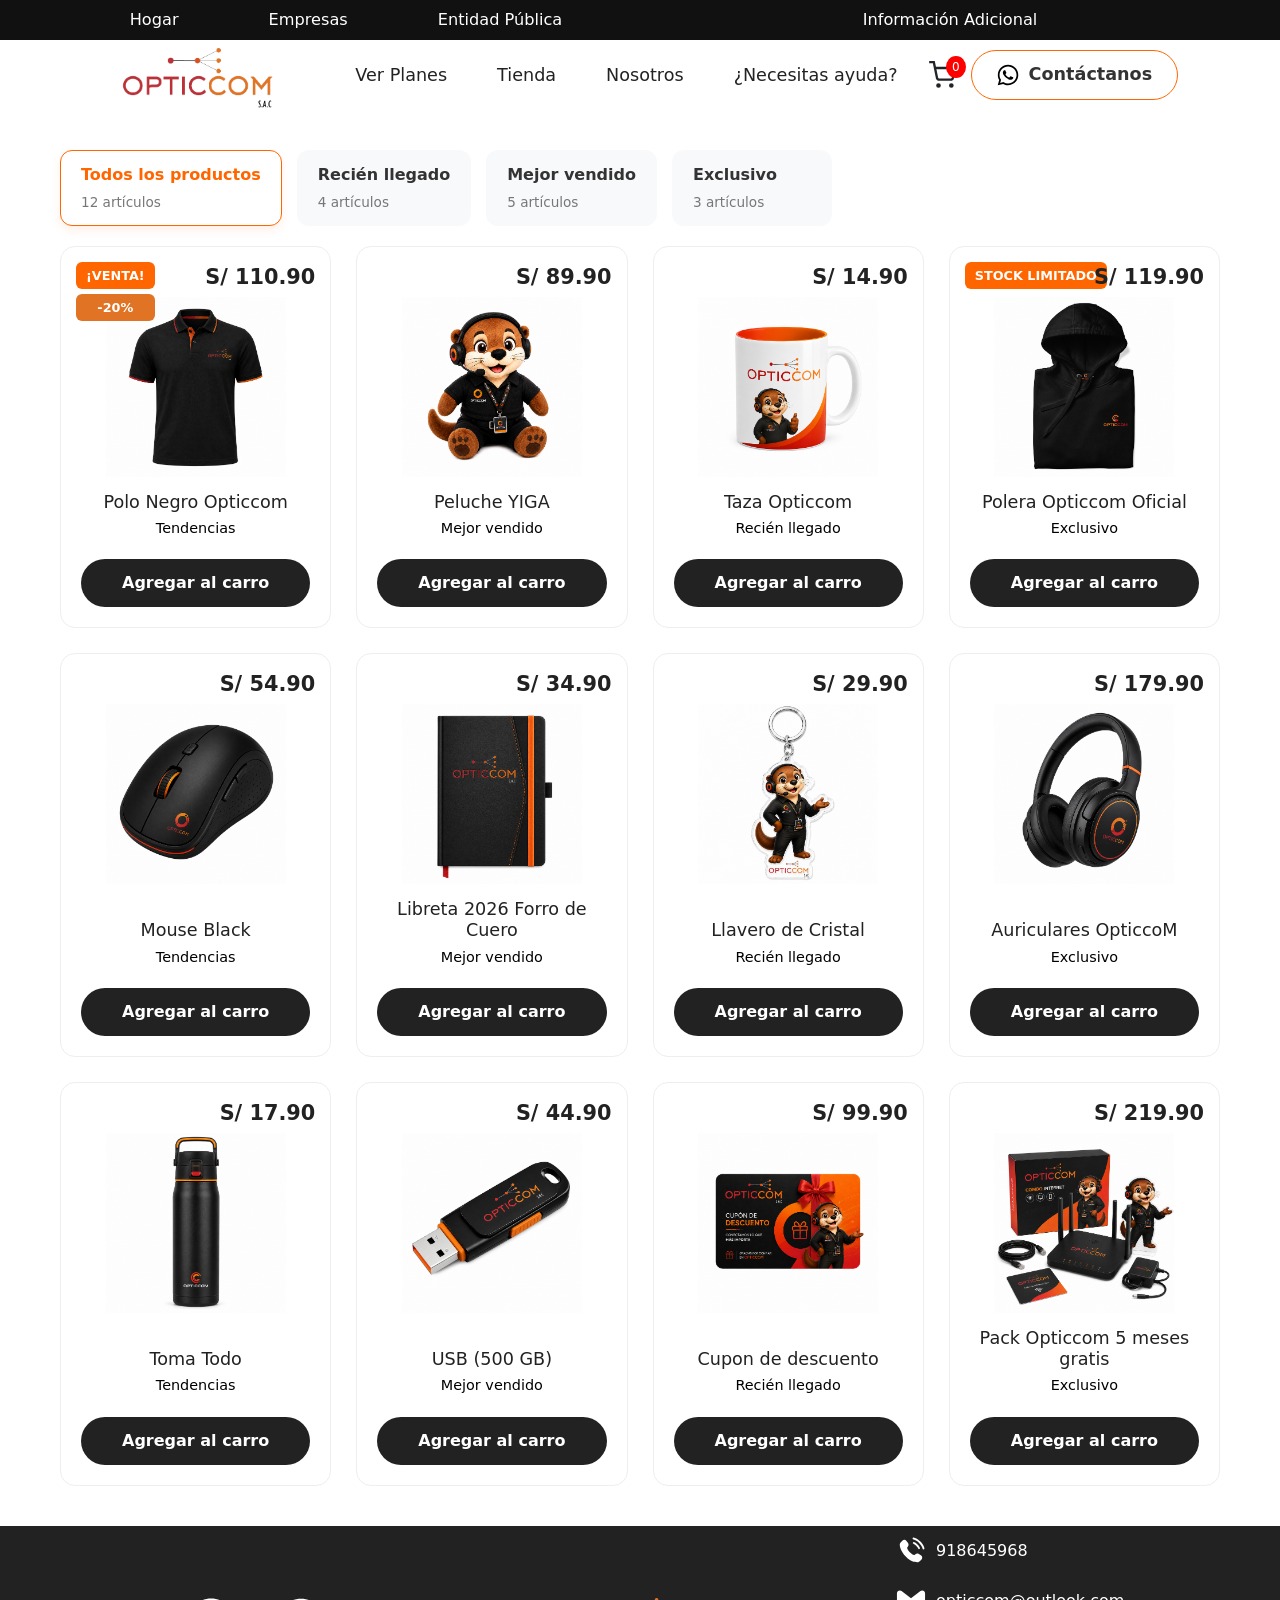
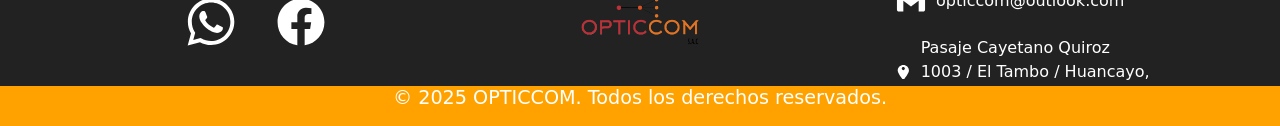
<file: tienda.html>
<!DOCTYPE html>
<html lang="es">
<head>
    <meta charset="UTF-8">
    <meta name="viewport" content="width=device-width, initial-scale=1.0">
    <title>Tienda - OPTICCOM</title>
    <link rel="icon" type="image/png" href="img/icono-pestaña-opticcom.png">
    <link href="https://cdn.jsdelivr.net/npm/bootstrap@5.3.8/dist/css/bootstrap.min.css" rel="stylesheet" integrity="sha384-sRIl4kxILFvY47J16cr9ZwB07vP4J8+LH7qKQnuqkuIAvNWLzeN8tE5YBujZqJLB" crossorigin="anonymous">
    <link rel="stylesheet" href="style.css">   
    <link rel="stylesheet" href="tienda.css"> 
    <link rel="preconnect" href="https://fonts.googleapis.com">
    <link rel="preconnect" href="https://fonts.gstatic.com" crossorigin>
    <link href="https://fonts.googleapis.com/css2?family=Roboto:ital,wght@0,100..900;1,100..900&display=swap" rel="stylesheet">
</head>

<body>
<header>
        <div class="prim-nav-bg">
            <div class="prim-nav">
                <nav>
                    <ul>
                        <li><a class="prim-a" href="index.html">Hogar</a></li>
                        <li><a class="prim-a" href="empresa.html">Empresas</a></li>
                        <li><a class="prim-a" href="entidad-publica.html">Entidad Pública</a></li>
                    </ul>
                </nav>
                <div class="centrar">
                    <a href="#">Información Adicional</a>
                </div>
            </div>
        </div>

        <div class="sec-nav">
            <div class="centrar">
                <a href="index.html">
                    <img class="logo" src="img/Logo.png" alt="logo de Opticcom">
                </a>
            </div>
            <nav>
                <ul>
                    <li><a class="sec-a" href="index.html#planes">Ver Planes</a></li>
                    <li><a class="sec-a sec-a-active" href="tienda.html">Tienda</a></li>
                    <li><a class="sec-a" href="index.html#nosotros">Nosotros</a></li>                    
                    <li><a class="sec-a" href="index.html#contacto">¿Necesitas ayuda?</a></li>
                </ul>
            </nav>
                <a href="carro.html" class="btn-carrito-icono" style="text-decoration: none; color: inherit; position: relative;">
                    <svg viewBox="0 0 24 24" width="28" height="28" fill="none" stroke="currentColor" stroke-width="2">
                        <circle cx="9" cy="21" r="1"></circle>
                        <circle cx="20" cy="21" r="1"></circle>
                        <path d="M1 1h4l2.68 13.39a2 2 0 0 0 2 1.61h9.72a2 2 0 0 0 2-1.61L23 6H6"></path>
                    </svg>
                    <span id="carrito-contador" style="background: red; color: white; border-radius: 50%; padding: 2px 6px; font-size: 12px; position: absolute; top: -5px; right: -10px;">0</span>
                </a> 
                <div class="centrar">
                    <a href="https://chat.whatsapp.com/BBpl7BKVlzkFASGPSKVDCg" class="btn-contacto-opticcom">
                        <img class="icono-wsp" src="img/whatsapp-svgrepo-com.svg" alt="WhatsApp">
                        <span>Contáctanos</span>
                    </a>
                </div>
            </div>
    </header>
    
    <main class="tienda-main">
        <div class="tienda-filtros">
            <button class="filtro-btn activo"><strong>Todos los productos</strong><span>12 artículos</span></button>
            <button class="filtro-btn"><strong>Recién llegado</strong><span>4 artículos</span></button>
            <button class="filtro-btn"><strong>Mejor vendido</strong><span>5 artículos</span></button>
            <button class="filtro-btn"><strong>Exclusivo</strong><span>3 artículos</span></button>
        </div>
        
        <div class="tienda-grid">
            <article class="producto-card">
                <div class="producto-etiquetas"><span class="tag-venta">¡Venta!</span><span class="tag-descuento">-20%</span></div>
                <span class="producto-precio">S/ 110.90</span>
                <img src="img/Productos/Polo-Negro-Opticcom.png" alt="Polo Negro" class="producto-img">
                <div class="producto-info"><h3>Polo Negro Opticcom</h3><p>Tendencias</p><button class="btn-carrito">Agregar al carro</button></div>
            </article>

            <article class="producto-card">
                <span class="producto-precio">S/ 89.90</span>
                <img src="img/Productos/Peluche-Mascota-Opticcom.png" alt="Mascota Opticcom" class="producto-img">
                <div class="producto-info"><h3>Peluche YIGA</h3><p>Mejor vendido</p><button class="btn-carrito">Agregar al carro</button></div>
            </article>

            <article class="producto-card">
                <span class="producto-precio">S/ 14.90</span>
                <img src="img/Productos/Taza-Opticcom.png" alt="Taza Opticcom" class="producto-img">
                <div class="producto-info"><h3>Taza Opticcom</h3><p>Recién llegado</p><button class="btn-carrito">Agregar al carro</button></div>
            </article>

            <article class="producto-card">
                <div class="producto-etiquetas"><span class="tag-venta">Stock Limitado</span></div>
                <span class="producto-precio">S/ 119.90</span>
                <img src="img/Productos/Polera-Opticcom.png" alt="Polera Opticcom" class="producto-img">
                <div class="producto-info"><h3>Polera Opticcom Oficial</h3><p>Exclusivo</p><button class="btn-carrito">Agregar al carro</button></div>
            </article>

            <article class="producto-card">
                <span class="producto-precio">S/ 54.90</span>
                <img src="img/Productos/Mouse-Opticcom.png" alt="Mosue Black orange" class="producto-img">
                <div class="producto-info"><h3>Mouse Black</h3><p>Tendencias</p><button class="btn-carrito">Agregar al carro</button></div>
            </article>

            <article class="producto-card">
                <span class="producto-precio">S/ 34.90</span>
                <img src="img/Productos/Libreta-Opticcom.png" alt="Libreta" class="producto-img">
                <div class="producto-info"><h3>Libreta 2026 Forro de Cuero</h3><p>Mejor vendido</p><button class="btn-carrito">Agregar al carro</button></div>
            </article>

            <article class="producto-card">
                <span class="producto-precio">S/ 29.90</span>
                <img src="img/Productos/Llvero de cristal-Opticcom.png" alt="Llavero" class="producto-img">
                <div class="producto-info"><h3>Llavero de Cristal</h3><p>Recién llegado</p><button class="btn-carrito">Agregar al carro</button></div>
            </article>

            <article class="producto-card">
                <span class="producto-precio">S/ 179.90</span>
                <img src="img/Productos/Audifonos-Opticcom.png" alt="Accesorio" class="producto-img">
                <div class="producto-info"><h3>Auriculares OpticcoM</h3><p>Exclusivo</p><button class="btn-carrito">Agregar al carro</button></div>
            </article>

            <article class="producto-card">
                <span class="producto-precio">S/ 17.90</span>
                <img src="img/Productos/Toma Todo- Opticcom.png" alt="Toma todo" class="producto-img">
                <div class="producto-info"><h3>Toma Todo</h3><p>Tendencias</p><button class="btn-carrito">Agregar al carro</button></div>
            </article>

            <article class="producto-card">
                <span class="producto-precio">S/ 44.90</span>
                <img src="img/Productos/USB-Opticcom.png" alt="USB" class="producto-img">
                <div class="producto-info"><h3>USB (500 GB)</h3><p>Mejor vendido</p><button class="btn-carrito">Agregar al carro</button></div>
            </article>

            <article class="producto-card">
                <span class="producto-precio">S/ 99.90</span>
                <img src="img/Productos/Cupon-de-Descuento.png" alt="Cupon" class="producto-img">
                <div class="producto-info"><h3>Cupon de descuento</h3><p>Recién llegado</p><button class="btn-carrito">Agregar al carro</button></div>
            </article>

            <article class="producto-card">
                <span class="producto-precio">S/ 219.90</span>
                <img src="img/Productos/Combo-de-Router.png" alt="Pack" class="producto-img">
                <div class="producto-info"><h3>Pack Opticcom 5 meses gratis</h3><p>Exclusivo</p><button class="btn-carrito">Agregar al carro</button></div>
            </article>
        </div>
    </main>
    <footer>
        <div class="prim-foot">
            
            <div class="centrar">
                <a href="#">
                    <svg class="img-logos-footer" fill="currentColor" viewBox="0 0 32 32" version="1.1" xmlns="http://www.w3.org/2000/svg">
                        <title>WhatsApp</title>
                        <path d="M26.576 5.363c-2.69-2.69-6.406-4.354-10.511-4.354-8.209 0-14.865 6.655-14.865 14.865 0 2.732 0.737 5.291 2.022 7.491l-0.038-0.070-2.109 7.702 7.879-2.067c2.051 1.139 4.498 1.809 7.102 1.809h0.006c8.209-0.003 14.862-6.659 14.862-14.868 0-4.103-1.662-7.817-4.349-10.507l0 0zM16.062 28.228h-0.005c-0 0-0.001 0-0.001 0-2.319 0-4.489-0.64-6.342-1.753l0.056 0.031-0.451-0.267-4.675 1.227 1.247-4.559-0.294-0.467c-1.185-1.862-1.889-4.131-1.889-6.565 0-6.822 5.531-12.353 12.353-12.353s12.353 5.531 12.353 12.353c0 6.822-5.53 12.353-12.353 12.353h-0zM22.838 18.977c-0.371-0.186-2.197-1.083-2.537-1.208-0.341-0.124-0.589-0.185-0.837 0.187-0.246 0.371-0.958 1.207-1.175 1.455-0.216 0.249-0.434 0.279-0.805 0.094-1.15-0.466-2.138-1.087-2.997-1.852l0.010 0.009c-0.799-0.74-1.484-1.587-2.037-2.521l-0.028-0.052c-0.216-0.371-0.023-0.572 0.162-0.757 0.167-0.166 0.372-0.434 0.557-0.65 0.146-0.179 0.271-0.384 0.366-0.604l0.006-0.017c0.043-0.087 0.068-0.188 0.068-0.296 0-0.131-0.037-0.253-0.101-0.357l0.002 0.003c-0.094-0.186-0.836-2.014-1.145-2.758-0.302-0.724-0.609-0.625-0.836-0.637-0.216-0.010-0.464-0.012-0.712-0.012-0.395 0.010-0.746 0.188-0.988 0.463l-0.001 0.002c-0.802 0.761-1.3 1.834-1.3 3.023 0 0.026 0 0.053 0.001 0.079l-0-0.004c0.131 1.467 0.681 2.784 1.527 3.857l-0.012-0.015c1.604 2.379 3.742 4.282 6.251 5.564l0.094 0.043c0.548 0.248 1.25 0.513 1.968 0.74l0.149 0.041c0.442 0.14 0.951 0.221 1.479 0.221 0.303 0 0.601-0.027 0.889-0.078l-0.031 0.004c1.069-0.223 1.956-0.868 2.497-1.749l0.009-0.017c0.165-0.366 0.261-0.793 0.261-1.242 0-0.185-0.016-0.366-0.047-0.542l0.003 0.019c-0.092-0.155-0.34-0.247-0.712-0.434z"></path>
                    </svg>
                </a>
                <a href="#">
                    <svg class="img-logos-footer" viewBox="0 0 32 32" xmlns="http://www.w3.org/2000/svg">
                        <path fill="currentColor" d="M30.996 16.091c-0.001-8.281-6.714-14.994-14.996-14.994s-14.996 6.714-14.996 14.996c0 7.455 5.44 13.639 12.566 14.8l0.086 0.012v-10.478h-3.808v-4.336h3.808v-3.302c-0.019-0.167-0.029-0.361-0.029-0.557 0-2.923 2.37-5.293 5.293-5.293 0.141 0 0.281 0.006 0.42 0.016l-0.018-0.001c1.199 0.017 2.359 0.123 3.491 0.312l-0.134-0.019v3.69h-1.892c-0.086-0.012-0.185-0.019-0.285-0.019-1.197 0-2.168 0.97-2.168 2.168 0 0.068 0.003 0.135 0.009 0.202l-0.001-0.009v2.812h4.159l-0.665 4.336h-3.494v10.478c7.213-1.174 12.653-7.359 12.654-14.814v-0z"></path>
                    </svg>
                </a>
            </div>

            <div class="centrar">
                <a class="container-logo" href="#">
                    <img class="footer-logo" src="img/Logo.png" alt="logo de Opticcom">
                </a>
            </div>

            <div class="foot-enlaces">
                <a class="foot-centrar-enlaces" href="#">
                    <svg class="img-logos" viewBox="0 0 24 24" fill="currentColor" xmlns="http://www.w3.org/2000/svg">
                        <path d="M15.5562 14.5477L15.1007 15.0272C15.1007 15.0272 14.0181 16.167 11.0631 13.0559C8.10812 9.94484 9.1907 8.80507 9.1907 8.80507L9.47752 8.50311C10.1841 7.75924 10.2507 6.56497 9.63424 5.6931L8.37326 3.90961C7.61028 2.8305 6.13596 2.68795 5.26145 3.60864L3.69185 5.26114C3.25823 5.71766 2.96765 6.30945 3.00289 6.96594C3.09304 8.64546 3.81071 12.259 7.81536 16.4752C12.0621 20.9462 16.0468 21.1239 17.6763 20.9631C18.1917 20.9122 18.6399 20.6343 19.0011 20.254L20.4217 18.7584C21.3806 17.7489 21.1102 16.0182 19.8833 15.312L17.9728 14.2123C17.1672 13.7486 16.1858 13.8848 15.5562 14.5477Z" fill="currentColor"/>
                        <path d="M13.2595 1.87983C13.3257 1.47094 13.7122 1.19357 14.1211 1.25976C14.1464 1.26461 14.2279 1.27983 14.2705 1.28933C14.3559 1.30834 14.4749 1.33759 14.6233 1.38082C14.9201 1.46726 15.3347 1.60967 15.8323 1.8378C16.8286 2.29456 18.1544 3.09356 19.5302 4.46936C20.906 5.84516 21.705 7.17097 22.1617 8.16725C22.3899 8.66487 22.5323 9.07947 22.6187 9.37625C22.6619 9.52466 22.6912 9.64369 22.7102 9.72901C22.7197 9.77168 22.7267 9.80594 22.7315 9.83125L22.7373 9.86245C22.8034 10.2713 22.5286 10.6739 22.1197 10.7401C21.712 10.8061 21.3279 10.53 21.2601 10.1231C21.258 10.1121 21.2522 10.0828 21.2461 10.0551C21.2337 9.9997 21.2124 9.91188 21.1786 9.79572C21.1109 9.56339 20.9934 9.21806 20.7982 8.79238C20.4084 7.94207 19.7074 6.76789 18.4695 5.53002C17.2317 4.29216 16.0575 3.59117 15.2072 3.20134C14.7815 3.00618 14.4362 2.88865 14.2038 2.82097C14.0877 2.78714 13.9417 2.75363 13.8863 2.7413C13.4793 2.67347 13.1935 2.28755 13.2595 1.87983Z" fill="currentColor"/>
                        <path fill-rule="evenodd" clip-rule="evenodd" d="M13.4857 5.3293C13.5995 4.93102 14.0146 4.7004 14.4129 4.81419L14.2069 5.53534C14.4129 4.81419 14.4129 4.81419 14.4129 4.81419L14.4144 4.81461L14.4159 4.81505L14.4192 4.81602L14.427 4.81834L14.4468 4.8245C14.4618 4.82932 14.4807 4.8356 14.5031 4.84357C14.548 4.85951 14.6074 4.88217 14.6802 4.91337C14.8259 4.97581 15.0249 5.07223 15.2695 5.21694C15.7589 5.50662 16.4271 5.9878 17.2121 6.77277C17.9971 7.55775 18.4782 8.22593 18.7679 8.7154C18.9126 8.95991 19.009 9.15897 19.0715 9.30466C19.1027 9.37746 19.1254 9.43682 19.1413 9.48173C19.1493 9.50418 19.1555 9.52301 19.1604 9.53809L19.1665 9.55788L19.1688 9.56563L19.1698 9.56896L19.1702 9.5705C19.1702 9.5705 19.1707 9.57194 18.4495 9.77798L19.1707 9.57194C19.2845 9.97021 19.0538 10.3853 18.6556 10.4991C18.2607 10.6119 17.8492 10.3862 17.7313 9.99413L17.7276 9.98335C17.7223 9.96832 17.7113 9.93874 17.6928 9.89554C17.6558 9.8092 17.5887 9.66797 17.4771 9.47938C17.2541 9.10264 16.8514 8.53339 16.1514 7.83343C15.4515 7.13348 14.8822 6.73078 14.5055 6.50781C14.3169 6.39619 14.1757 6.32909 14.0893 6.29209C14.0461 6.27358 14.0165 6.26254 14.0015 6.25721L13.9907 6.25352C13.5987 6.13564 13.3729 5.72419 13.4857 5.3293Z" fill="currentColor"/>
                    </svg>
                    918645968
                </a>

                <a class="foot-centrar-enlaces" href="#">
                    <svg class="img-logos" fill="currentColor" viewBox="0 0 32 32" version="1.1" xmlns="http://www.w3.org/2000/svg">
                        <title>gmail</title>
                        <path d="M30.996 7.824v17.381c0 0 0 0 0 0.001 0 1.129-0.915 2.044-2.044 2.044-0 0-0 0-0.001 0h-4.772v-11.587l-8.179 6.136-8.179-6.136v11.588h-4.772c0 0 0 0-0 0-1.129 0-2.044-0.915-2.044-2.044 0-0 0-0.001 0-0.001v0-17.381c0-0 0-0.001 0-0.001 0-1.694 1.373-3.067 3.067-3.067 0.694 0 1.334 0.231 1.848 0.619l-0.008-0.006 10.088 7.567 10.088-7.567c0.506-0.383 1.146-0.613 1.84-0.613 1.694 0 3.067 1.373 3.067 3.067v0z"></path>
                    </svg>
                    opticcom@outlook.com
                </a>

                <a class="foot-centrar-enlaces" href="#">
                    <svg class="img-logos" fill="currentColor" version="1.1" id="Capa_1" xmlns="http://www.w3.org/2000/svg" xmlns:xlink="http://www.w3.org/1999/xlink" viewBox="0 0 274.102 274.102" xml:space="preserve">
                        <g>
                            <path d="M121.072,265.448C91.706,226.423,31.949,142.14,31.949,102.52C31.949,45.895,81.539,0,138.152,0 c56.635,0,104,45.895,104,102.52c0,40.899-59.699,124.365-89.147,163.037C144.299,276.995,129.716,276.941,121.072,265.448z M136.925,37.668c-16.363,0-29.622,13.202-29.622,29.571c0,16.324,13.265,29.583,29.622,29.583 c16.32,0,29.592-13.265,29.592-29.583C166.517,50.87,153.245,37.668,136.925,37.668z"/>
                        </g>
                    </svg>
                    Pasaje Cayetano Quiroz 1003 / El Tambo / Huancayo, JUNIN
                </a>
            </div>
            
        </div>

        <div class="footer-derechos">
            <p class="footer-derechos-parrafo">© 2025 OPTICCOM. Todos los derechos reservados.</p>
        </div>
    </footer>
</body>
<script>
    window.onload = function() {
        const carrito = JSON.parse(localStorage.getItem('carrito')) || [];
        document.getElementById('carrito-contador').innerText=carrito.length;
    };
</script>
<script src="https://cdn.jsdelivr.net/npm/bootstrap@5.3.8/dist/js/bootstrap.bundle.min.js" integrity="sha384-FKyoEForCGlyvwx9Hj09JcYn3nv7wiPVlz7YYwJrWVcXK/BmnVDxM+D2scQbITxI" crossorigin="anonymous"></script>
<script src="tienda.js"></script>
</html>
</file>
<file: style.css>
* {
    box-sizing: border-box;
    margin: 0;
    padding: 0;
    font-family: system-ui, -apple-system, BlinkMacSystemFont, "Segoe UI", Roboto, Oxygen, Ubuntu, Cantarell, "Open Sans", "Helvetica Neue", sans-serif;
}

body {
    min-height: 100vh;
    display: grid;
    grid-template-rows: auto 1fr auto;
    background-color: #ffffff;
}

a {
    color: #ffffff;
    text-decoration: none;
}

ul {
    height: 100%;
    display: flex;
    justify-content: center;
    align-items: center;
    gap: 20px;
}

li {
    height: 100%;
    list-style: none;
}

nav {
    height: 100%;
}

section {
    min-height: 600px;
    padding: 80px 10%;
}

.centrar {
    display: flex;
    justify-content: center;
    align-items: center;
    gap: 10px;
}

header {
    width: 100%;
    display: flex;
    flex-direction: column;
}

.prim-nav-bg {
    background-color: #111111;
}

.prim-nav {
    width: 100%;
    max-width: 1400px;
    min-height: 20px;
    margin: auto;
    padding: 0 20px;
    display: grid;
    grid-template-columns: 1fr 1fr;
    font-size: 1.01rem;
}

.prim-a,
.prim-a-focus {
    width: 100%;
    height: 100%;
    padding: 0 35px;
    display: flex;
    justify-content: center;
    align-items: center;
}

.prim-a-focus {
    color: #333333;
    font-weight: 500;
    background: linear-gradient(to bottom, #ff6600 3%, #ffffff 20%);
}

.sec-nav {
    min-height: 70px;
    max-width: 1400px;
    margin: auto;
    padding: 0 20px;
    display: flex;
    justify-content: space-between;
    align-items: stretch;
    gap: 0 15px;
    background-color: #ffffff;
    font-size: 1.1rem;
}

.sec-a {
    width: 100%;
    height: 100%;
    padding: 0 15px;
    display: flex;
    justify-content: center;
    align-items: center;
    color: #222222;
    transition: 0.3s ease-in-out;
}

.sec-a:hover {
    color: #ffffff;
    font-weight: 500;
    background: linear-gradient(135deg, #ff9f0f, #ff7b00);
}

.logo {
    width: auto;
    max-height: 70px;
    padding-top: 8px;
}

.nav-login {
    min-height: 50px;
    padding: 0 20px;
    border: 1px solid #ff6600;
    border-radius: 50px;
    background-color: #ffffff;
    font-size: 1rem;
    text-align: center;
    cursor: pointer;
    transition: 0.3s ease-in-out;
}

.nav-login:hover {
    color: #ffffff;
    border-color: transparent;
    background: linear-gradient(135deg, #ff9f0f, #ff7b00);
    transform: scale(1.05);
}

.nav-login:hover .img-user {
    filter: invert(1);
}

.img-user {
    height: 25px;
    padding: 0 5px;
}

.hero {
    min-height: 600px;
    padding: 0 20px;
    display: grid;
    grid-template-columns: 1fr 1fr;
    align-items: center;
    text-align: center;
    background-image: url("img/fondoBanner.png");
    background-size: cover;
}

.hero-banner {
    display: flex;
    justify-content: center;
    align-items: center;
}

.hero-banner img {
    width: 100%;
    height: auto;
}

.hero-texto {
    height: 100%;
    display: flex;
    flex-direction: column;
    justify-content: center;
    align-items: center;
    gap: 25px;
}

.hero-texto h1 {
    font-size: 2.4rem;
}

.hero-texto p {
    font-size: 1.2rem;
}

.hero-texto-p {
    padding: 8px 10px;
    border: 2px solid #000000;
    border-radius: 10px;
}

.hero-texto-p-pad {
    padding: 10px 20px;
}

.hero-texto div {
    display: flex;
    justify-content: center;
    align-items: center;
    gap: 20px;
}

.hero-texto-color {
    color: #e17324;
    font-style: italic;
}

.btn-enviar {
    display: inline-block;
    padding: 15px;
    border: none;
    border-radius: 10px;
    color: #ffffff;
    background: linear-gradient(135deg, #f08a3c, #e17324);
    font-size: 1rem;
    font-weight: 600;
    text-align: center;
    cursor: pointer;
    transition: 0.3s;
}

.btn-enviar:hover {
    box-shadow: 0 5px 15px rgba(0, 0, 0, 0.2);
}

.btn-plan {
    display: inline-block;
    margin-top: 20px;
    padding: 12px;
    border-radius: 10px;
    color: #ffffff;
    background: linear-gradient(135deg, #ff9f0f, #ff6600);
    font-weight: 600;
    transition: 0.3s;
}

.planes {
    padding: 80px 10%;
    text-align: center;
    background-color: #ffffff;
}

.planes-title {
    margin-bottom: 50px;
    color: #222222;
    font-size: 2.5rem;
}

.planes-subtitle {
    margin-bottom: 60px;
    color: #666666;
    font-size: 1.2rem;
}

.planes-container {
    max-width: 1100px;
    margin: 0 auto;
    display: grid;
    grid-template-columns: repeat(3, 1fr);
    gap: 25px;
}

.plan {
    padding: 30px 20px;
    display: flex;
    flex-direction: column;
    justify-content: space-between;
    border-radius: 15px;
    background-color: #ffffff;
    box-shadow: 0 4px 12px rgba(0, 0, 0, 0.08);
    transition: 0.3s ease;
}

.plan:hover {
    border-top: 4px solid #ff6600;
    transform: translateY(-8px);
}

.plan .precio {
    margin: 20px 0;
    color: #ff6600;
    font-size: 2.8rem;
    font-weight: 700;
}

.plan .precio-cotizacion {
    color: #8f3b00;
    font-size: 1.7rem;
}

.plan ul {
    display: flex;
    flex-direction: column;
    gap: 10px;
}

.plan ul li {
    margin: 8px 0;
    color: #444444;
}

.img-planUno,
.img-planDos,
.img-planTres {
    width: 70px;
    height: auto;
    margin: 10px auto;
}

.contacto {
    padding: 0 10%;
}

.contacto h3 {
    margin-bottom: 40px;
    font-size: 2rem;
    text-align: center;
}

.formulario {
    max-width: 600px;
    margin: 0 auto;
    display: flex;
    flex-direction: column;
    gap: 20px;
}

.campos-form {
    display: flex;
    flex-direction: column;
    gap: 8px;
}

.campos-form label {
    font-weight: 600;
}

.campos-form input,
.campos-form select {
    width: 100%;
    padding: 14px;
    border: 1px solid #cccccc;
    border-radius: 10px;
    font-size: 1rem;
    outline: none;
    transition: 0.3s;
}

.campos-form input:focus,
.campos-form select:focus {
    border-color: #f08a3c;
    box-shadow: 0 0 8px rgba(240, 138, 60, 0.3);
}

.campos-form select:focus,
.campos-form select:focus-visible {
    outline: none;
    border-color: #f08a3c;
    box-shadow: 0 0 0 3px rgba(240, 138, 60, 0.25);
}

.contacto-imagen .img1 {
    width: 100%;
    display: block;
}

.contacto-imagen .img2 {
    display: none;
}

.conocenos {
    min-height: 600px;
    padding: 60px 10%;
    background-color: #f8f9fb;
}

.conocenos h2 {
    margin-bottom: 50px;
    color: #222222;
    font-size: 3.5rem;
    text-align: center;
}

.contenedor-conocenos {
    margin-bottom: 50px;
    display: grid;
    grid-template-columns: 1fr 2fr 1fr;
    align-items: center;
    gap: 30px;
}

.sobre-nosotros {
    text-align: justify;
}

.sobre-nosotros h3 {
    margin-bottom: 20px;
    color: #ff6600;
    font-size: 2rem;
    text-align: center;
}

.sobre-nosotros p {
    color: #555555;
    line-height: 1.8;
}

.img-izquierda,
.img-derecha {
    width: 100%;
    border-radius: 15px;
}

.mision-vision {
    max-width: 1000px;
    margin: 0 auto;
    display: grid;
    grid-template-columns: 1fr 1fr;
    gap: 30px;
}

.card-info {
    padding: 30px;
    border-top: 5px solid #ff6600;
    border-radius: 50px;
    background-color: #ffffff;
}

.card-info h3 {
    margin-bottom: 15px;
    color: #ff6600;
    text-align: center;
}

.card-info p {
    color: #555555;
    line-height: 1.8;
    text-align: justify;
}

footer {
    height: 200px;
    display: flex;
    flex-direction: column;
    justify-content: center;
    align-items: center;
    background-color: #222222;
}

.prim-foot {
    height: 80%;
    padding: 0 10%;
    display: grid;
    grid-template-columns: 1fr 2fr 1fr;
}

.img-logos {
    width: 30px;
    height: auto;
    transition: 0.3s ease;
}

.img-logos:hover,
.img-logos-footer:hover {
    color: #e17324;
}

.img-logos-footer {
    width: 50px;
    height: auto;
    margin: 0 15px;
    transition: 0.3s ease;
}

.foot-enlaces {
    display: flex;
    flex-direction: column;
    justify-content: center;
}

.foot-centrar-enlaces {
    margin: 10px 0;
    display: flex;
    justify-content: flex-start;
    align-items: center;
    gap: 10px;
}

.container-logo {
    width: 100%;
    height: 100%;
    display: flex;
    justify-content: center;
    align-items: center;
}

.footer-logo {
    width: 150px;
}

.footer-derechos {
    width: 100%;
    height: 20%;
    display: flex;
    justify-content: center;
    align-items: center;
    background-color: #ffa200;
}

.footer-derechos-parrafo {
    color: #ffffff;
    font-size: 1.2rem;
}

a:focus-visible,
button:focus-visible,
input:focus-visible {
    outline: 3px solid #005fcc;
    outline-offset: 3px;
}

@media (max-width: 768px) {
    .prim-nav-bg {
        width: 100%;
        padding: 0;
        background-color: #111111;
    }

    .prim-nav {
        width: 100%;
        padding: 0;
        display: flex;
        flex-direction: column;
        background-color: #111111;
    }

    .prim-nav nav {
        width: 100%;
        overflow-x: auto;
        scrollbar-width: none;
    }

    .prim-nav nav::-webkit-scrollbar {
        display: none;
    }

    .prim-nav ul {
        width: max-content;
        min-width: 100%;
        height: 42px;
        display: flex;
        justify-content: flex-start;
        gap: 0;
    }

    .prim-nav li {
        min-width: 115px;
        height: 42px;
        flex: 1 0 auto;
    }

    .prim-a,
    .prim-a-focus {
        width: 100%;
        height: 42px;
        padding: 0 16px;
        display: flex;
        justify-content: center;
        align-items: center;
        border-bottom: 1px solid #292929;
        font-size: 0.85rem;
        white-space: nowrap;
    }

    .prim-a {
        color: #ffffff;
        background-color: #111111;
    }

    .prim-a:hover {
        background-color: #1d1d1d;
    }

    .prim-a-focus {
        color: #222222;
        border-top: 3px solid #ff6600;
        border-bottom: none;
        background-color: #ffffff;
        font-weight: 600;
    }

    .prim-nav > .centrar {
        min-height: 30px;
        border-top: 1px solid #2f2f2f;
        background-color: #111111;
    }

    .prim-nav > .centrar a {
        padding: 6px 15px;
        color: #dddddd;
        font-size: 0.78rem;
    }

    .sec-nav {
        padding: 15px;
        flex-direction: column;
        gap: 15px;
    }

    .sec-nav nav {
        width: 100%;
    }

    .sec-nav ul {
        flex-direction: column;
        gap: 10px;
    }

    .sec-a {
        min-width: 170px;
        padding: 10px;
        border: 1px solid #f08a3c;
        border-radius: 7px;
        color: #e17324;
    }

    .hero {
        padding: 30px 20px;
        grid-template-columns: 1fr;
        gap: 30px;
    }

    .hero-banner {
        order: 1;
    }

    .hero-banner img {
        max-width: 400px;
    }

    .hero-texto {
        order: 2;
    }

    .hero-texto h1 {
        font-size: 2rem;
    }

    .hero-texto p {
        font-size: 1rem;
    }

    .hero-texto-p-pad {
        padding: 10px;
    }

    .hero-texto div {
        width: 100%;
        flex-direction: column;
        gap: 15px;
    }

    .planes {
        padding: 30px 10px;
    }

    .planes-title {
        font-size: 1.25rem;
    }

    .planes-container {
        grid-template-columns: 1fr;
        justify-items: center;
        gap: 15px;
        text-align: center;
    }

    .plan {
        width: 90%;
        max-width: 350px;
    }

    .btn-plan {
        width: 100%;
        text-align: center;
    }

    .contacto-imagen .img1 {
        display: none;
    }

    .contacto-imagen .img2 {
        width: 100%;
        display: block;
    }

    .contenedor-conocenos,
    .mision-vision {
        grid-template-columns: 1fr;
    }

    .contenedor-conocenos {
        text-align: center;
    }
}
.campos-form input:focus,
.campos-form input:focus-visible {
    outline: none;
    border-color: #f08a3c;
    box-shadow: 0 0 0 3px rgba(240, 138, 60, 0.25);
}
</file>
<file: tienda.css>
.tienda-main {
    max-width: 1200px;
    margin: 0 auto;
    padding: 40px 20px;
}

.tienda-top-bar {
    display: flex;
    justify-content: space-between;
    align-items: center;
    margin-bottom: 20px;
    color: #555;
}

.tienda-controles {
    display: flex;
    gap: 15px;
}

.tienda-select {
    padding: 8px 15px;
    border: 1px solid #ddd;
    border-radius: 8px;
    outline: none;
    font-size: 1rem;
    color: #333;
    cursor: pointer;
    background-color: #fff;
}

.tienda-select:focus {
    border-color: #ff6600;
}

.tienda-filtros{
    display: flex;
    gap: 15px;
    flex-wrap: wrap;
    margin-bottom: 20px;
}

@media (max-width: 768px){
    .tienda-filtros{
        justify-content: center;
    }

    .filtro-btn{
        flex: 1 1 45%;
        text-align: center;
    }
}

@media (max-width: 480px){
    .tienda-filtros{
        flex-direction: column;
        align-items: stretch;
    }

    .filtro-btn{
        width: 100%;
    }
}

.tienda-filtros::-webkit-scrollbar-thumb {
    background-color: #ccc;
    border-radius: 10px;
}

.filtro-btn {
    display: flex;
    flex-direction: column;
    align-items: flex-start;
    background: #f8f9fb;
    border: 1px solid transparent;
    padding: 12px 20px;
    border-radius: 12px;
    cursor: pointer;
    min-width: 160px;
    transition: all 0.3s ease;
}

.filtro-btn strong {
    font-size: 1rem;
    color: #333;
}

.filtro-btn span {
    font-size: 0.85rem;
    color: #777;
    margin-top: 5px;
}

.filtro-btn:hover, .filtro-btn.activo {
    background: #fff;
    border: 1px solid #ff6600;
    box-shadow: 0 4px 10px rgba(255, 102, 0, 0.1);
}

.filtro-btn.activo strong {
    color: #ff6600;
}

.tienda-grid {
    display: grid;
    grid-template-columns: repeat(4, 1fr); 
    gap: 25px;
}

.producto-card {
    background: #fff;
    border: 1px solid #eee;
    border-radius: 15px;
    padding: 20px;
    position: relative;
    text-align: center;
    transition: all 0.3s ease;
    display: flex;
    flex-direction: column;
    justify-content: space-between;
}

.producto-card:hover {
    transform: translateY(-5px);
    box-shadow: 0 10px 20px rgba(0,0,0,0.08);
    border-color: #ff6600;
}
.producto-etiquetas {
    position: absolute;
    top: 15px;
    left: 15px;
    display: flex;
    flex-direction: column;
    gap: 5px;
}
.tag-venta, .tag-descuento {
    background: #ff6600;
    color: white;
    padding: 4px 10px;
    border-radius: 6px;
    font-size: 0.8rem;
    font-weight: 700;
    text-transform: uppercase;
}

.tag-descuento {
    background: #E17324;
}

.producto-precio {
    position: absolute;
    top: 15px;
    right: 15px;
    font-size: 1.3rem;
    font-weight: 800;
    color: #222;
}
.producto-img {
    width: 100%;
    height: 180px;
    object-fit: contain;
    margin-top: 30px;
    margin-bottom: 15px;
    transition: transform 0.3s ease;
}

.producto-card:hover .producto-img {
    transform: scale(1.05);
}

.producto-info h3 {
    font-size: 1.1rem;
    color: #222;
    margin-bottom: 5px;
}

.producto-info p {
    font-size: 0.9rem;
    color: #000000;
    margin-bottom: 20px;
}

.btn-carrito {
    background: #222;
    color: #fff;
    border: none;
    padding: 12px;
    border-radius: 50px;
    font-size: 1rem;
    font-weight: 600;
    cursor: pointer;
    display: flex;
    justify-content: center;
    align-items: center;
    gap: 10px;
    width: 100%;
    transition: all 0.3s ease;
}
.btn-carrito:hover {
    background: linear-gradient(135deg, #ff9f0f, #ff6600);
    box-shadow: 0 5px 15px rgba(255, 102, 0, 0.3);
}
@media (max-width: 1024px) {
    .tienda-grid {
        grid-template-columns: repeat(3, 1fr); 
    }
}
@media (max-width: 768px) {
    .tienda-grid {
        grid-template-columns: repeat(2, 1fr); 
    }
    .tienda-top-bar {
        flex-direction: column;
        align-items: flex-start;
        gap: 15px;
    }
    .tienda-controles {
        width: 100%;
        flex-direction: column;
    }
    .tienda-select {
        width: 100%;
    }
}

@media (max-width: 480px) {
    .tienda-grid {
        grid-template-columns: 1fr; 
    }
}

.btn-contacto-opticcom {
    display: flex;
    align-items: center;
    justify-content: center;
    gap: 10px;              
    height: 50px;           
    padding: 0 25px;        
    border: 1px solid #ff6600; 
    border-radius: 50px;    
    background-color: #ffffff; 
    color: #333;            
    text-decoration: none;  
    font-weight: 600;
    transition: all 0.3s ease;
}

.btn-contacto-opticcom:hover {
    background: linear-gradient(135deg, #ff9f0f, #ff7b00);
    color: #ffffff;
    border-color: transparent;
    transform: scale(1.05); 
}

.btn-contacto-opticcom span {
    margin: 0;
    padding: 0;
    line-height: 1;
}

.btn-contacto-opticcom .icono-wsp {
    width: 22px;
    height: 22px;
    margin: 0;
    transition: filter 0.3s ease; 
}

.btn-contacto-opticcom:hover .icono-wsp {
    filter: brightness(0) invert(1);
}

.btn-carrito-icono{
    display: flex;
    align-items: center;
    justify-content: center;
    position: relative;
}

@media (max-width: 768px){
    .sec-nav{
        flex-direction: column;
        align-items: center;
        gap: 10px;
        height: auto;
        padding: 15px;
    }
    .btn-carrito-icono{
        order: 3;          
        margin-top: 15px;
        display: flex;
        justify-content: center;
        margin-left: 100px;
        margin-right: auto;
    }
    nav{
        order: 2;
    }
    .centrar{
        order: 1;
    }
}

.btn-contacto-opticcom{
    display: flex;
    align-items: center;
    justify-content: center;
    gap: 10px;
}

@media (max-width: 768px){

    .btn-contacto-opticcom{
        width: 100%;
        max-width: 220px;
        justify-content: center;
        padding: 10px 15px;
        font-size: 14px;
    }

    .btn-contacto-opticcom .icono-wsp{
        width: 18px;
        height: 18px;
    }
}

@media (max-width: 480px){

    .btn-contacto-opticcom{
        width: 100%;
        margin-top: 10px;
        max-width: 100%;
        font-size: 13px;
        justify-content: center;
        margin-left: 30px;
    }
}

.sec-nav{
    display: flex;
    justify-content: space-between;
    align-items: center;
}

.header-right{
    display: flex;
    align-items: center;
    gap: 15px;
}

@media (max-width: 768px){
    .sec-nav{
        flex-direction: column;
        align-items: center;
    }
    nav{
        order: 1;
    }
    .header-right{
        order: 2;
        display: flex;
        flex-direction: column;
        align-items: center;
        gap: 10px;
    }
    .btn-contacto-opticcom{
        order: 2;
    }
    .btn-carrito-icono{
        order: 1;
    }
}
</file>
<file: carro.css>
body{
    background: #ffffff;
}

h2{
    font-weight: 700;
    color: #111;
}
.shop_table{
    background: white;
    border-radius: 14px;
    overflow: hidden;
    box-shadow: 0 8px 25px rgba(0,0,0,0.06);
    border: none;
}
.shop_table thead{
    background: #111;
    color: white;
}
.shop_table th{
    padding: 15px;
    font-weight: 600;
    text-transform: uppercase;
    font-size: 13px;
    letter-spacing: 0.5px;
}

.shop_table td{
    padding: 18px;
    vertical-align: middle;
}

.shop_table tbody tr{
    transition: 0.3s;
}

.shop_table tbody tr:hover{
    background: #fafafa;
}

.shop_table img{
    width: 60px;
    border-radius: 10px;
    background: #f3f3f3;
    padding: 5px;
}

.shop_table td button{
    width: 30px;
    height: 30px;
    border: none;
    background: #ff3b30;
    color: white;
    border-radius: 8px;
    font-weight: bold;
    cursor: pointer;
}

.shop_table td div{
    display: flex;
    align-items: center;
    justify-content: center;
    gap: 8px;
}

.shop_table td button:nth-child(2),
.shop_table td button:nth-child(4){
    background: #111;
    color: white;
    width: 28px;
    height: 28px;
    border-radius: 6px;
}

.cart-coupon-area{
    background: white;
    padding: 15px;
    border-radius: 14px;
    box-shadow: 0 6px 20px rgba(0,0,0,0.05);
}

.cart-coupon-area input{
    border-radius: 10px;
    padding: 10px;
}

.btn-apply{
    border-radius: 10px;
    background: #111;
}

.btn-apply:hover{
    background: #ff6600;
}

.card{
    border: none;
    border-radius: 16px;
    box-shadow: 0 10px 30px rgba(0,0,0,0.08);
}

.card h4{
    font-weight: 700;
}

.card .d-flex{
    padding: 5px 0;
}

strong{
    color: #ff6600;
    font-size: 18px;
}

.btn-dark{
    background: linear-gradient(135deg, #111, #333);
    border: none;
    padding: 12px;
    border-radius: 12px;
    font-weight: 600;
    transition: 0.3s;
}

.btn-dark:hover{
    background: linear-gradient(135deg, #ff6600, #ff8a00);
    transform: translateY(-2px);
}


@media (max-width: 992px){

    .carro-layout{
        flex-direction: column;
    }

    .card{
        position: static !important;
    }

    .shop_table th,
    .shop_table td{
        font-size: 13px;
        padding: 12px;
    }

    .shop_table img{
        width: 50px;
    }
}

@media (max-width: 768px){
    .carro-container{
        padding: 20px 10px;
    }
    .table-responsive{
        overflow-x: auto;
        border-radius: 12px;
    }
    .shop_table{
        min-width: 650px; 
    }
    h2{
        font-size: 22px;
    }
    .shop_table td button{
        width: 26px;
        height: 26px;
    }

    .cart-coupon-area{
        flex-direction: column;
        gap: 10px;
    }

    .btn-apply{
        width: 100%;
    }

    .card{
        margin-top: 20px;
    }
}

@media (max-width: 480px){

    .shop_table{
        min-width: 600px;
    }

    .shop_table img{
        width: 45px;
    }

    strong{
        font-size: 16px;
    }
}
</file>
<file: comprar.css>
body{
    background: #f4f6f8;
}

.checkout-header{
    height: 102px;
    background: white;
    display: flex;
    justify-content: space-between;
    align-items: center;
    padding: 0 8%;
    box-shadow: 0 2px 10px rgba(0,0,0,0.05);
}

.checkout-logo{
    margin-top: 10px;
    height: 60px;
}

.checkout-seguro{
    font-weight: 600;
    color: #333;
    margin-bottom: auto;
}

.checkout-main{
    padding: 40px 20px;
}

.checkout-pasos{
    max-width: 700px;
    margin: 0 auto 35px;
    display: flex;
    align-items: center;
    justify-content: center;
}
.paso{
    text-align: center;
    color: #999;
}

.paso span{
    width: 32px;
    height: 32px;
    background: #ccc;
    color: white;
    border-radius: 50%;
    display: inline-flex;
    justify-content: center;
    align-items: center;
    font-weight: bold;
}
.paso.activo span{
    background: #222;
}

.paso.activo{
    color: #222;
    font-weight: 600;
}

.paso p{
    margin-top: 6px;
    margin-bottom: 0;
}

.linea{
    height: 2px;
    background: #ccc;
    flex: 1;
    margin: 0 15px;
}

.checkout-card{
    background: white;
    padding: 25px;
    border-radius: 14px;
    box-shadow: 0 8px 25px rgba(0,0,0,0.06);
}

.checkout-card h3{
    font-weight: 700;
}

.texto-suave{
    color: #777;
}

.metodos-pago{
    display: flex;
    flex-direction: column;
    gap: 15px;
}

.metodo-pago{
    display: flex;
    gap: 15px;
    align-items: flex-start;
    border: 1px solid #ddd;
    border-radius: 12px;
    padding: 15px;
    cursor: pointer;
    background: #fff;
    transition: 0.3s;
}

.metodo-pago:hover{
    border-color: #ff6600;
    box-shadow: 0 5px 15px rgba(255,102,0,0.12);
}

.metodo-pago p{
    margin: 3px 0 0;
    color: #777;
    font-size: 14px;
}

.checkout-resumen{
    background: white;
    border-radius: 14px;
    padding: 20px;
    box-shadow: 0 8px 25px rgba(0,0,0,0.06);
    position: sticky;
    top: 20px;
}

.checkout-resumen h4{
    font-weight: 700;
    margin-bottom: 15px;
}

.resumen-item{
    display: flex;
    gap: 10px;
    margin-bottom: 12px;
    align-items: center;
}

.resumen-item img{
    width: 50px;
    height: 50px;
    object-fit: contain;
    background: #f5f5f5;
    border-radius: 8px;
    padding: 5px;
}

.resumen-item-info{
    flex: 1;
}

.resumen-item-info h6{
    margin: 0;
    font-size: 14px;
}

.resumen-item-info p{
    margin: 0;
    color: #777;
    font-size: 13px;
}

.total-final{
    color: #ff6600;
    font-size: 18px;
}

@media(max-width: 768px){
    .checkout-header{
        padding: 15px;
        height: auto;
        flex-direction: column;
        gap: 8px;
    }

    .checkout-resumen{
        position: static;
    }

    .checkout-pasos{
        margin-top: 10px;
    }
}
.paso.activo span{
    background: #111;
    color: white;
}

.paso.activo p{
    color: #111;
    font-weight: 700;
}

.linea.activa{
    background: #111;
}
</file>
